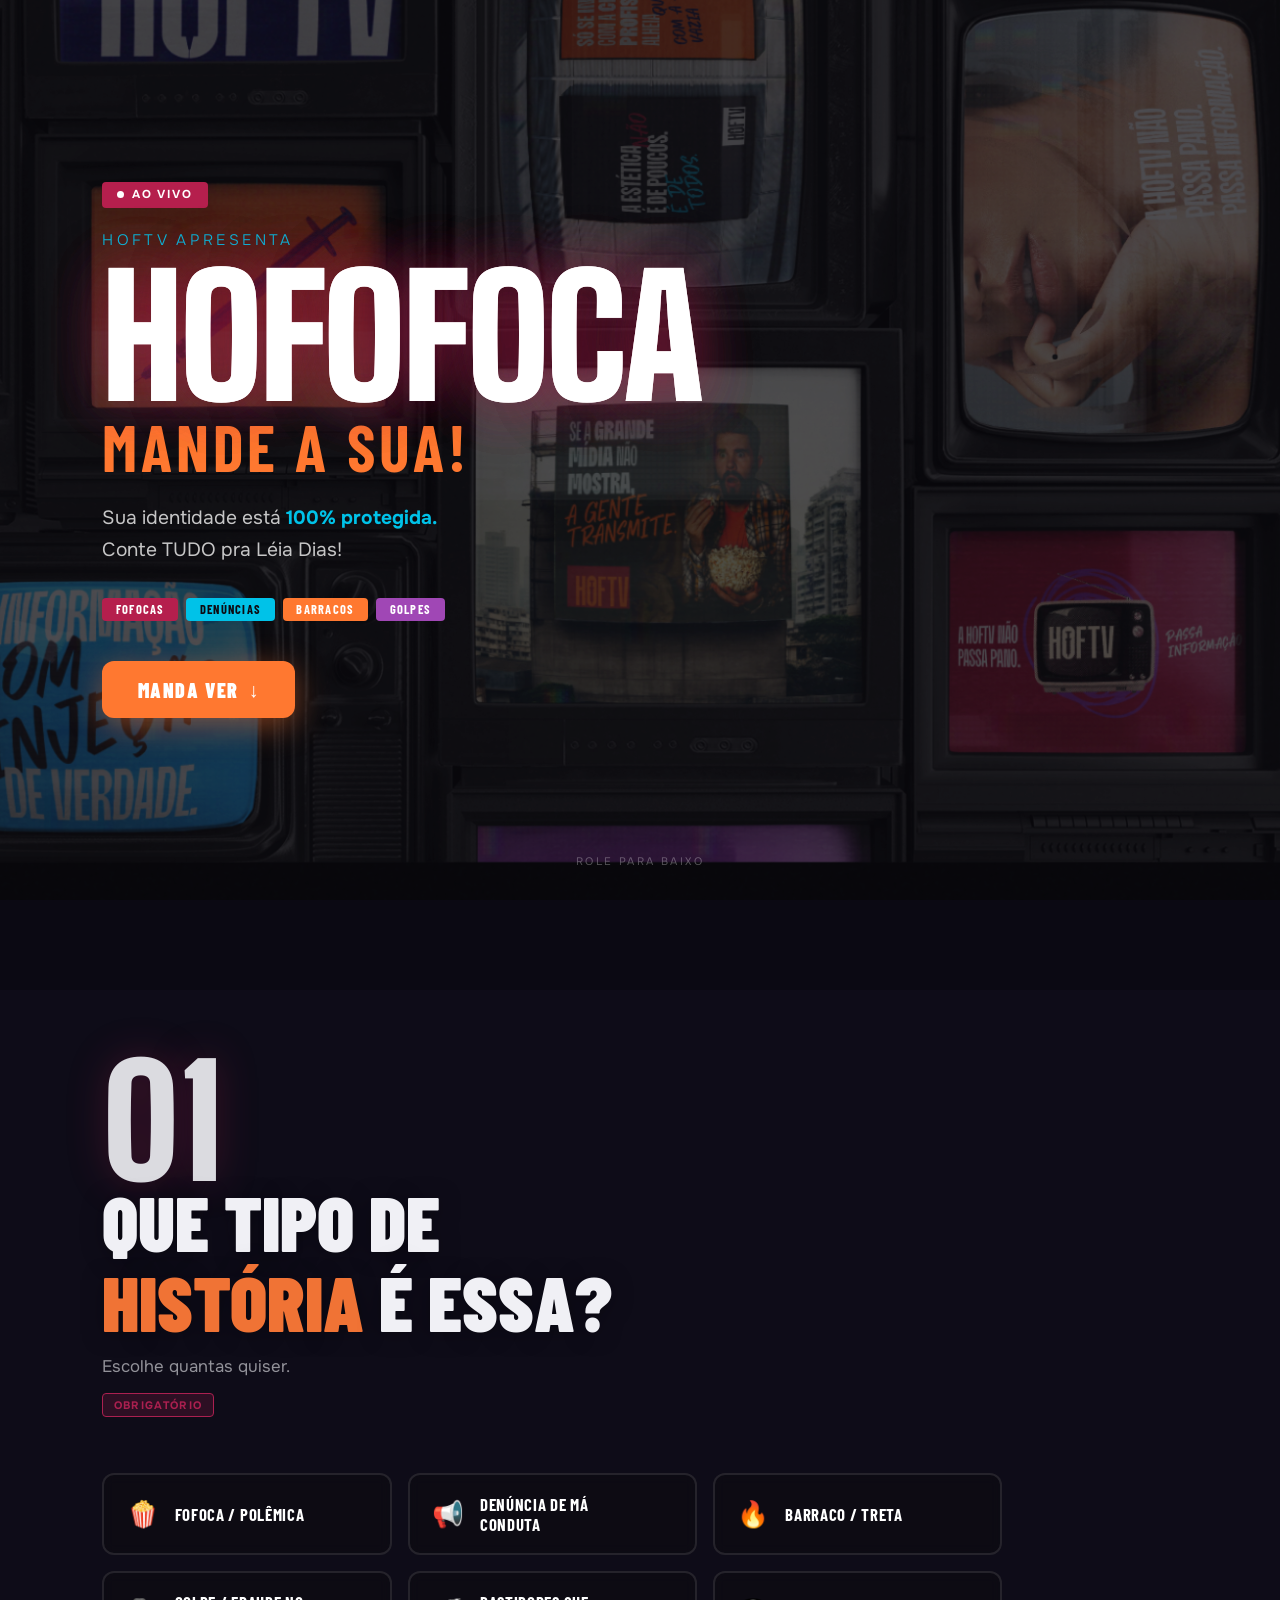
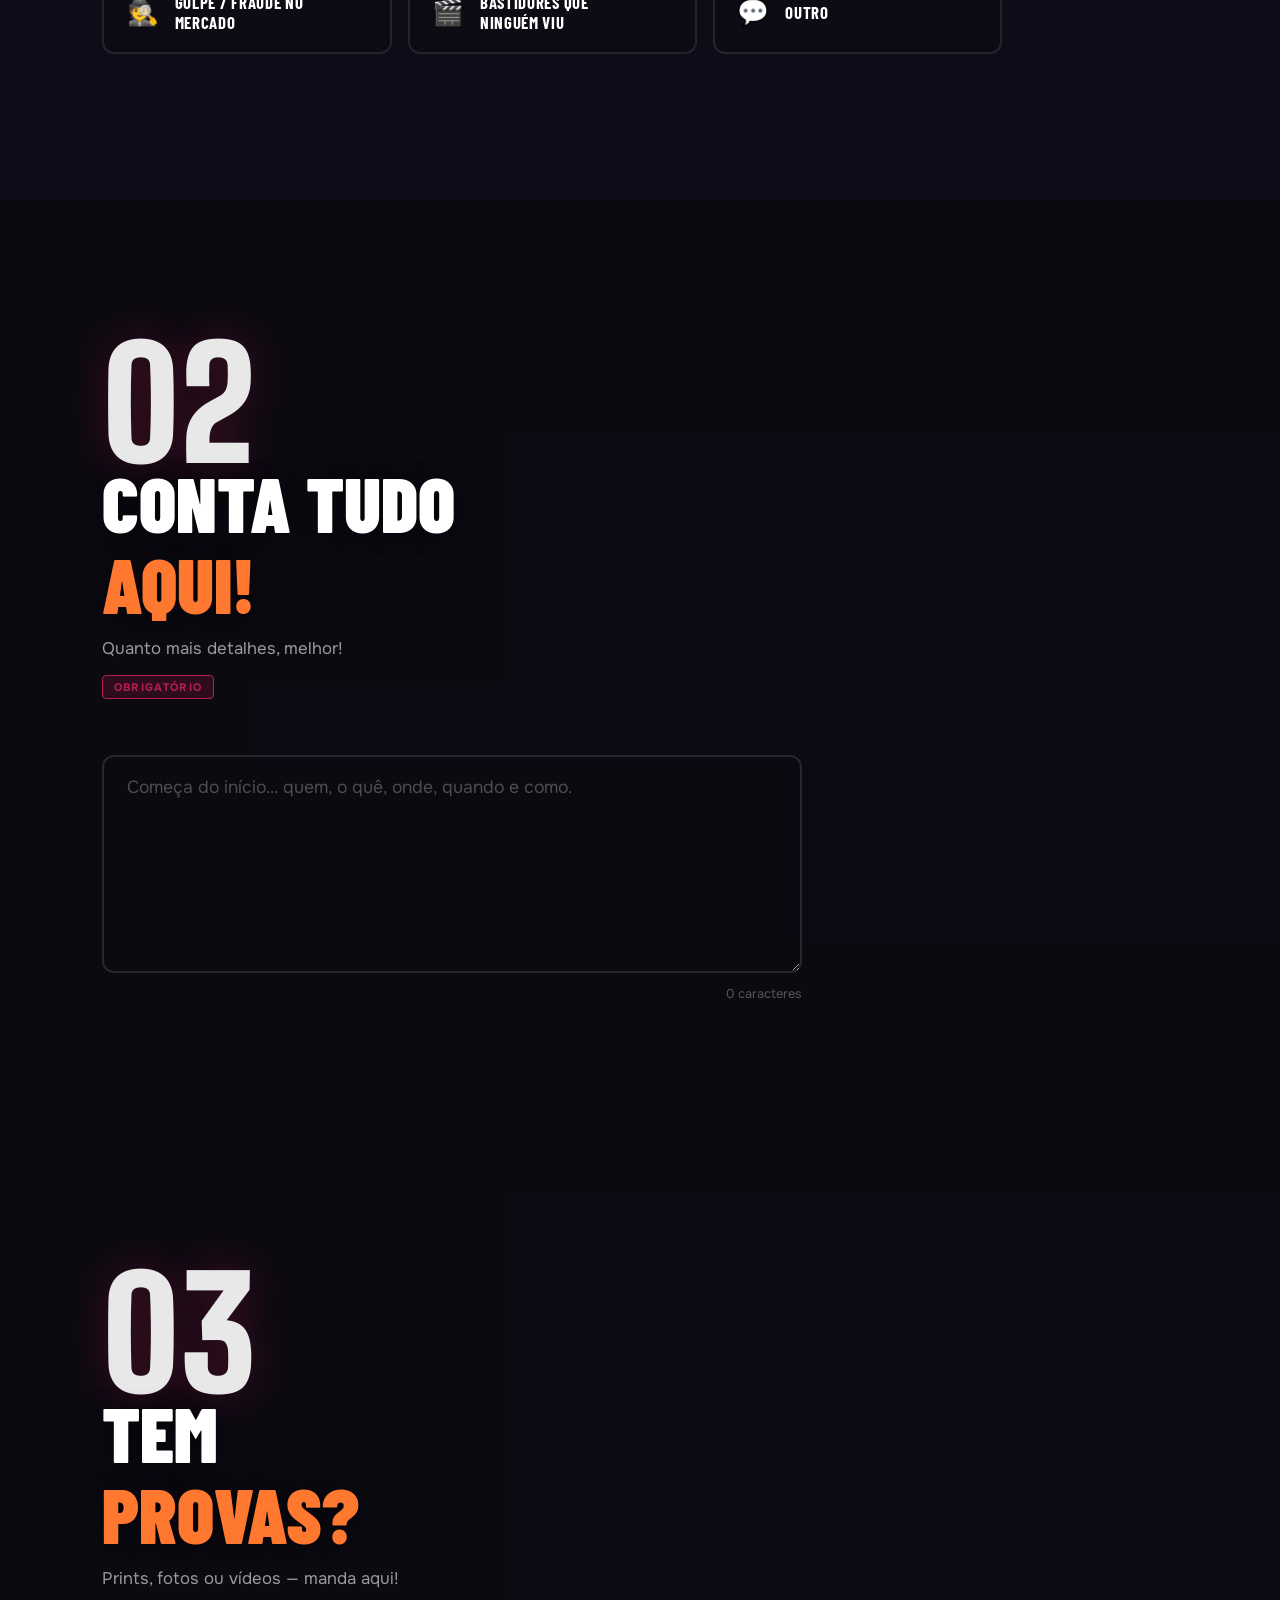
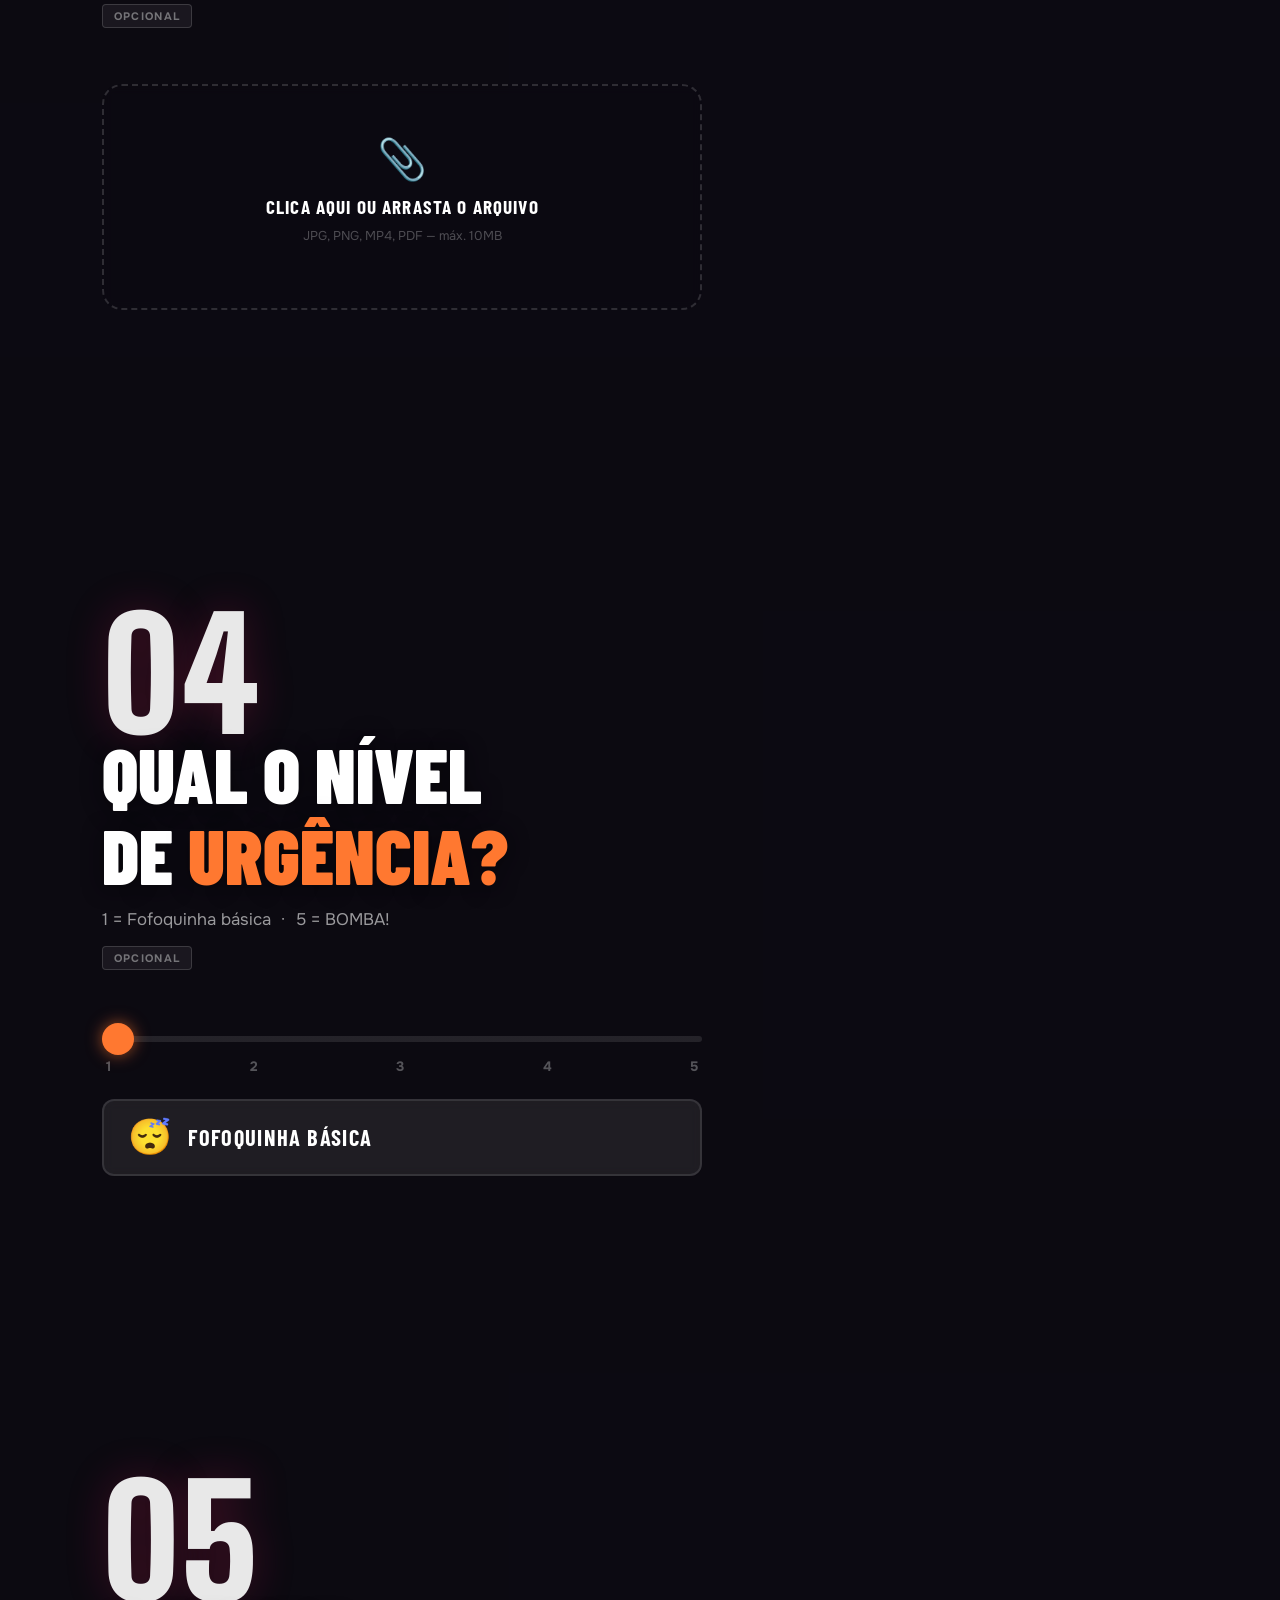
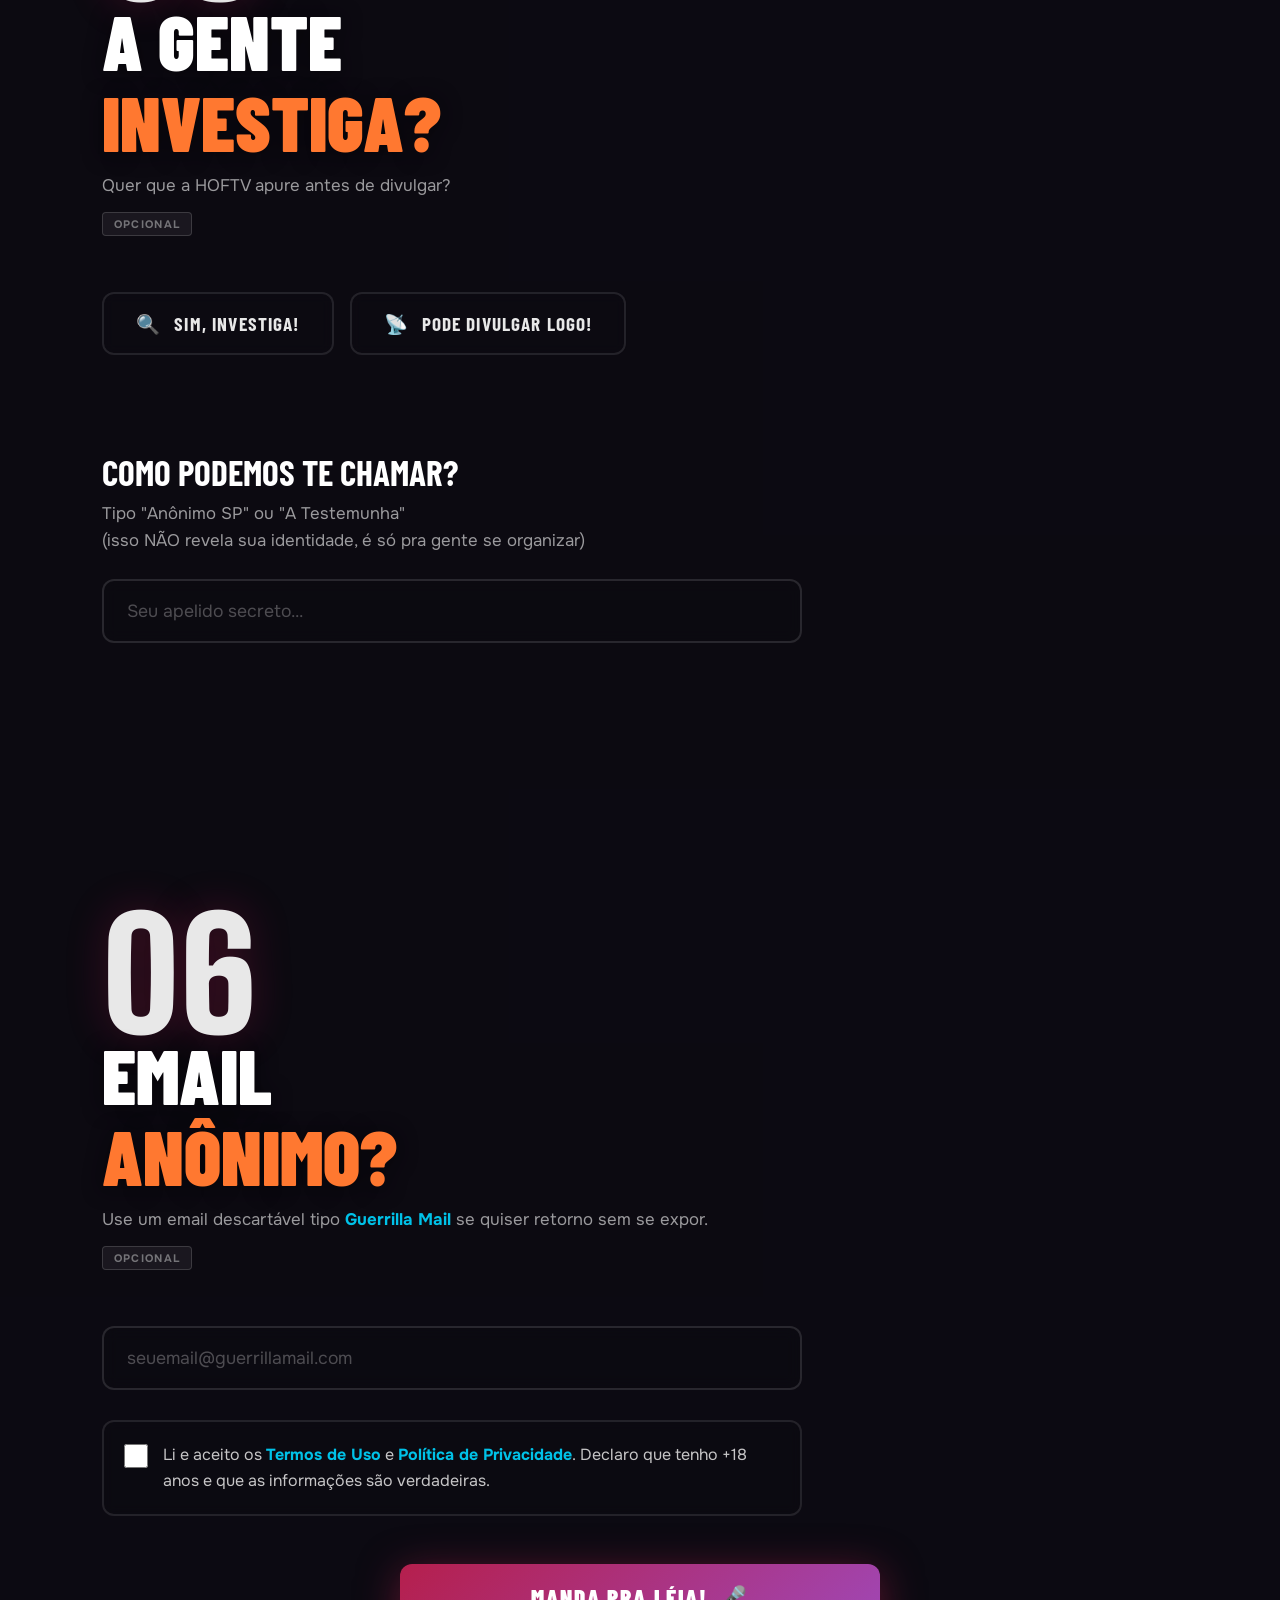
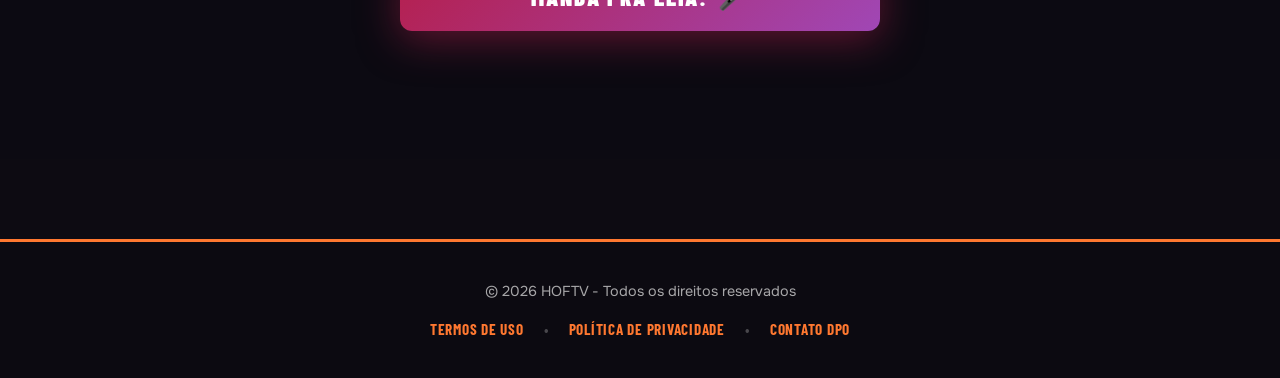
<file: index.html>
<!DOCTYPE html>
<html lang="pt-BR">

<head>
  <meta charset="UTF-8" />
  <meta name="viewport" content="width=device-width, initial-scale=1.0" />
  <title>HOFOFOCA</title>
  <link rel="icon" href="assets/icon.png">
  <link rel="preconnect" href="https://fonts.googleapis.com" />
  <link rel="preconnect" href="https://fonts.gstatic.com" crossorigin />
  <link href="https://fonts.googleapis.com/css2?family=Onest:wght@300;400;500;700;900&family=Barlow+Condensed:wght@400;600;700;900&family=Big+Shoulders+Display:wght@700;900&display=swap" rel="stylesheet" />
  <link rel="stylesheet" href="style.css" />
</head>

<body>
  <!--<div class="legal-banner" id="legalBanner">
    <div class="legal-banner__content">
      <p>
        🔒 Sua identidade está protegida. Ao usar este formulário, você concorda com nossos
        <a href="/termos-de-uso.html" target="_blank" rel="noopener">Termos de Uso</a> e
        <a href="/politica-privacidade.html" target="_blank" rel="noopener">Política de Privacidade</a>.
      </p>
      <button class="legal-banner__close" id="closeBanner" aria-label="Fechar aviso">✕</button>
    </div>
  </div>-->

  <!-- PARALLAX BG -->
  <div class="parallax-bg" id="parallaxBg"></div>
  <div class="noise-overlay"></div>

  <section class="section section--hero" id="hero">
    <div class="hero__inner">
      <div class="hero__badge">
        <span class="badge__dot"></span> AO VIVO
      </div>
      <p class="hero__eyebrow">HOFTV apresenta</p>
      <h1 class="hero__title">
        <span class="glitch" data-text="HOFOFOCA">HOFOFOCA</span>
        <em>Mande a Sua!</em>
      </h1>
      <p class="hero__desc">
        Sua identidade está <strong>100% protegida.</strong><br />
        Conte TUDO pra Léia Dias!
      </p>
      <div class="hero__tags">
        <span class="tag tag--magenta">Fofocas</span>
        <span class="tag tag--cyan">Denúncias</span>
        <span class="tag tag--orange">Barracos</span>
        <span class="tag tag--purple">Golpes</span>
      </div>
      <a href="#step-1" class="btn btn--primary scroll-cta">
        Manda Ver <span class="arrow">↓</span>
      </a>
    </div>
    <div class="scroll-hint">role para baixo</div>
  </section>

  <main class="form-wrapper">
    <form id="hofofocaForm" method="POST" novalidate>

      <section class="section section--step" id="step-1" data-step="1">
        <div class="step__accent" style="--c: var(--azul)"></div>
        <div class="step__header">
          <span class="step__number">01</span>
          <h2 class="step__title">Que tipo de<br /><em>história</em> é essa?</h2>
          <p class="step__hint">Escolhe quantas quiser.</p>
          <span class="badge-required">obrigatório</span>
        </div>
        <div class="checkbox-grid">
          <label class="checkbox-card" style="--c: var(--magenta)">
            <input type="checkbox" name="tipo[]" value="Fofoca/Polêmica" />
            <span class="cc__icon">🍿</span>
            <span class="cc__label">Fofoca / Polêmica</span>
            <span class="cc__check">✓</span>
          </label>
          <label class="checkbox-card" style="--c: var(--laranja)">
            <input type="checkbox" name="tipo[]" value="Denúncia" />
            <span class="cc__icon">📢</span>
            <span class="cc__label">Denúncia de má conduta</span>
            <span class="cc__check">✓</span>
          </label>
          <label class="checkbox-card" style="--c: var(--cyan)">
            <input type="checkbox" name="tipo[]" value="Barraco/Treta" />
            <span class="cc__icon">🔥</span>
            <span class="cc__label">Barraco / Treta</span>
            <span class="cc__check">✓</span>
          </label>
          <label class="checkbox-card" style="--c: var(--purple)">
            <input type="checkbox" name="tipo[]" value="Golpe/Fraude" />
            <span class="cc__icon">🕵️</span>
            <span class="cc__label">Golpe / Fraude no Mercado</span>
            <span class="cc__check">✓</span>
          </label>
          <label class="checkbox-card" style="--c: var(--azul)">
            <input type="checkbox" name="tipo[]" value="Bastidores" />
            <span class="cc__icon">🎬</span>
            <span class="cc__label">Bastidores que ninguém viu</span>
            <span class="cc__check">✓</span>
          </label>
          <label class="checkbox-card" style="--c: #888">
            <input type="checkbox" name="tipo[]" value="Outro" />
            <span class="cc__icon">💬</span>
            <span class="cc__label">Outro</span>
            <span class="cc__check">✓</span>
          </label>
        </div>
        <p class="field-error hidden" id="error-tipo">⚠️ Seleciona pelo menos um tipo!</p>
      </section>

      <section class="section section--step section--dark" id="step-2" data-step="2">
        <div class="step__header">
          <span class="step__number">02</span>
          <h2 class="step__title">Conta TUDO<br /><em>aqui!</em></h2>
          <p class="step__hint">Quanto mais detalhes, melhor!</p>
          <span class="badge-required">obrigatório</span>
        </div>
        <div class="field-wrap">
          <textarea id="historia" name="historia" class="textarea" placeholder="Começa do início… quem, o quê, onde, quando e como." rows="8" required minlength="30"></textarea>
          <div class="textarea__counter"><span id="charCount">0</span> caracteres</div>
        </div>
        <p class="field-error hidden" id="error-historia">⚠️ Conta a história primeiro!</p>
      </section>

      <section class="section section--step" id="step-3" data-step="3">
        <div class="step__accent" style="--c: /*var(--magenta)*/"></div>
        <div class="step__header">
          <span class="step__number">03</span>
          <h2 class="step__title">Tem<br /><em>provas?</em></h2>
          <p class="step__hint">Prints, fotos ou vídeos — manda aqui!</p>
          <span class="badge-opcional">opcional</span>
        </div>
        <div class="upload-zone" id="uploadZone">
          <input type="file" id="provas" name="provas" class="upload-input" accept="image/*,video/*,.pdf" multiple />
          <label for="provas" class="upload-label">
            <span class="upload-icon">📎</span>
            <span class="upload-text">Clica aqui ou arrasta o arquivo</span>
            <span class="upload-formats">JPG, PNG, MP4, PDF — máx. 10MB</span>
          </label>
          <div class="upload-preview" id="uploadPreview"></div>
        </div>
      </section>

      <section class="section section--step section--dark" id="step-4" data-step="4">
        <div class="step__header">
          <span class="step__number">04</span>
          <h2 class="step__title">Qual o nível<br />de <em>urgência?</em></h2>
          <p class="step__hint">1 = Fofoquinha básica &nbsp;·&nbsp; 5 = BOMBA!</p>
          <span class="badge-opcional">opcional</span>
        </div>
        <div class="urgency-scale">
          <div class="urgency-track">
            <input type="range" id="urgencia" name="urgencia" class="urgency-slider" min="1" max="5" value="1" step="1" />
            <div class="urgency-labels"><span>1</span><span>2</span><span>3</span><span>4</span><span>5</span></div>
          </div>
          <div class="urgency-display" id="urgencyDisplay">
            <span class="urgency-emoji" id="urgencyEmoji">😴</span>
            <span class="urgency-text" id="urgencyText">Fofoquinha básica</span>
          </div>
        </div>
      </section>

      <section class="section section--step" id="step-5" data-step="5">
        <div class="step__accent" style="--c: /*var(--cyan)*/"></div>
        <div class="step__header">
          <span class="step__number">05</span>
          <h2 class="step__title">A gente<br /><em>investiga?</em></h2>
          <p class="step__hint">Quer que a HOFTV apure antes de divulgar?</p>
          <span class="badge-opcional">opcional</span>
        </div>
        <div class="toggle-group">
          <label class="toggle-card">
            <input type="radio" name="investigar" value="sim" />
            <span class="toggle-card__label"><span>🔍</span> Sim, investiga!</span>
          </label>
          <label class="toggle-card">
            <input type="radio" name="investigar" value="nao" />
            <span class="toggle-card__label"><span>📡</span> Pode divulgar logo!</span>
          </label>
        </div>
        <div class="step__sub">
          <h3 class="step__subtitle">Como podemos te chamar?</h3>
          <p class="step__hint">Tipo "Anônimo SP" ou "A Testemunha" <br> (isso NÃO revela sua identidade, é só pra gente se organizar)</p>
        </div>
        <div class="field-wrap">
          <input type="text" id="apelido" name="apelido" class="input" placeholder="Seu apelido secreto..." maxlength="40" />
        </div>
      </section>

      <section class="section section--step section--dark" id="step-6" data-step="6">
        <div class="step__header">
          <span class="step__number">06</span>
          <h2 class="step__title">Email<br /><em>anônimo?</em></h2>
          <p class="step__hint">Use um email descartável tipo <strong>Guerrilla Mail</strong> se quiser retorno sem se expor.</p>
          <span class="badge-opcional">opcional</span>
        </div>
        <div class="field-wrap">
          <input type="email" id="email" name="email" class="input" placeholder="seuemail@guerrillamail.com" />
        </div>
        <div class="consent-wrap">
          <label class="consent-inline">
            <input type="checkbox" id="terms-consent" required>
            <span class="consent-text">
              Li e aceito os
              <a href="/termos-de-uso.html" target="_blank" rel="noopener">Termos de Uso</a> e
              <a href="/politica-privacidade.html" target="_blank" rel="noopener">Política de Privacidade</a>.
              Declaro que tenho +18 anos e que as informações são verdadeiras.
            </span>
          </label>
          <p class="consent-error hidden" id="consent-error">
            ⚠️ Você precisa aceitar os termos para continuar
          </p>
        </div>
        <div class="submit-wrap">
          <button type="submit" class="btn btn--submit" id="submitBtn">
            <span class="btn__text">Manda pra Léia!</span>
            <span class="btn__icon">🎤</span>
            <div class="btn__loader hidden" id="btnLoader"></div>
          </button>
        </div>
      </section>

    </form>
  </main>

  <!--Confirmação após o de envio-->
  <div class="confirmation hidden" id="confirmation">
    <div class="confirmation__inner">
      <h2 class="confirmation__title glitch" data-text="RECEBEMOS!">RECEBEMOS!</h2>
      <p class="confirmation__text">A Léia já tá sabendo de tudo. Em breve essa história pode rolar no <strong>HOFOFOCA!</strong></p>
      <p class="confirmation__sub">Fica de olho na <strong>HOFTV 👀</strong></p>
      <button class="btn btn--primary" onclick="resetForm()">Mandar mais uma!</button>
    </div>
  </div>
  <footer class="legal-footer">
    <div class="footer-content">
      <p>© 2026 HOFTV - Todos os direitos reservados</p>
      <nav class="footer-links">
        <a href="termos-de-uso.html" target="_blank">Termos de Uso</a>
        <span>•</span>
        <a href="politica-privacidade.html" target="_blank">Política de Privacidade</a>
        <span>•</span>
        <a href="mailto:privacidade@hoftv.com.br">Contato DPO</a>
      </nav>
    </div>
  </footer>
  <script src="script.js"></script>
</body>

</html>
</file>
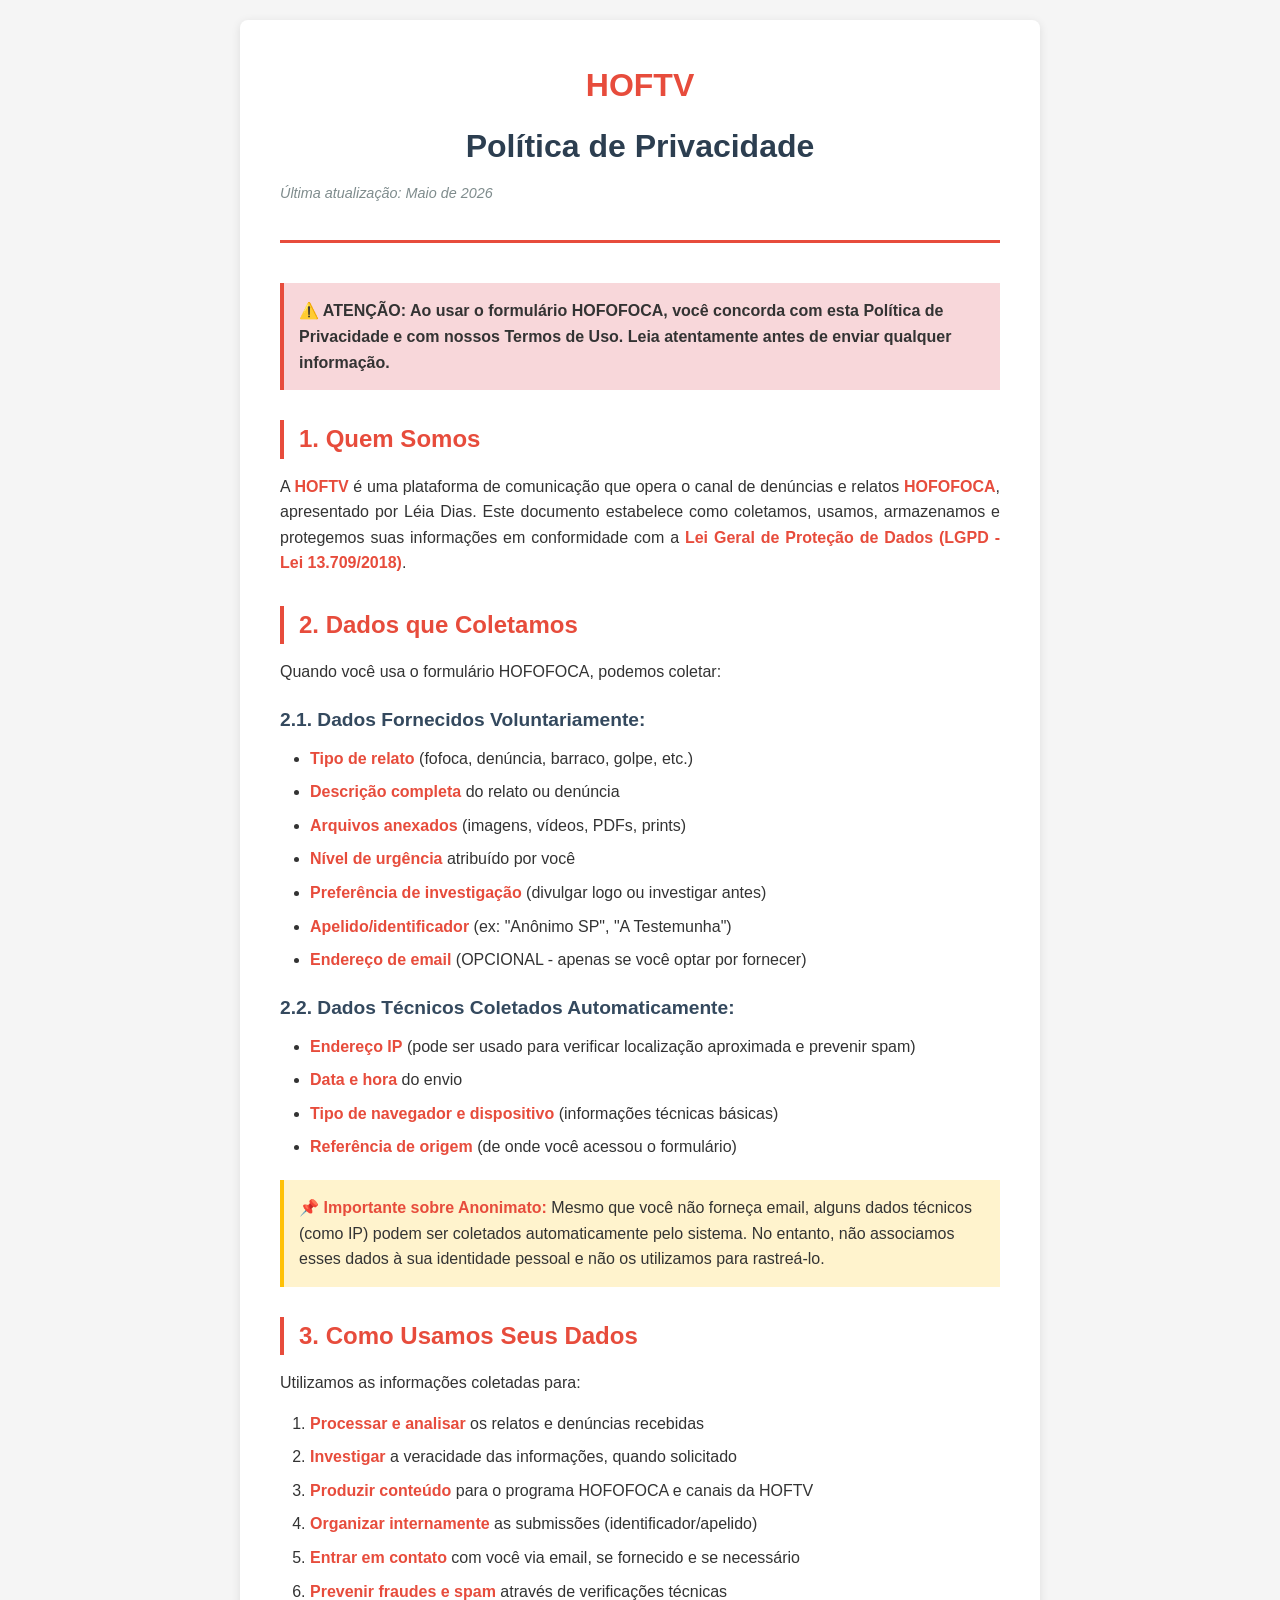
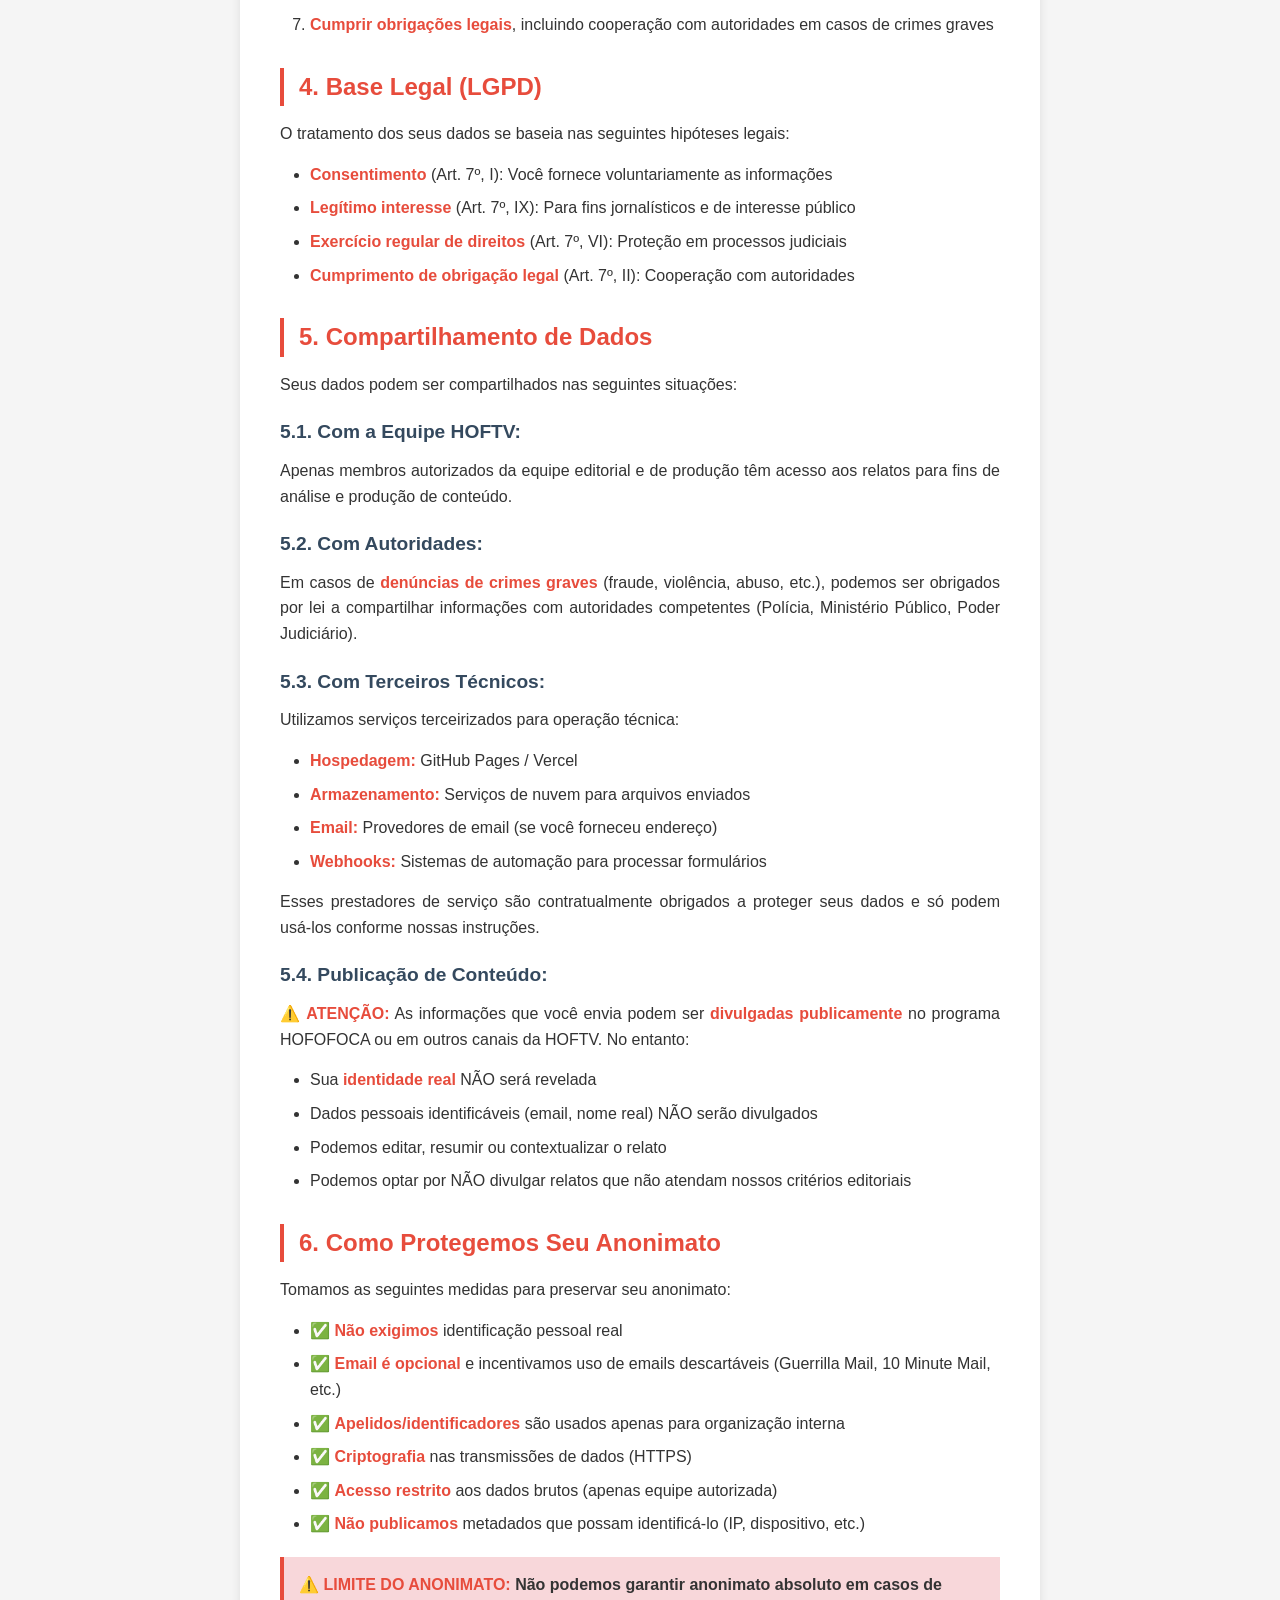
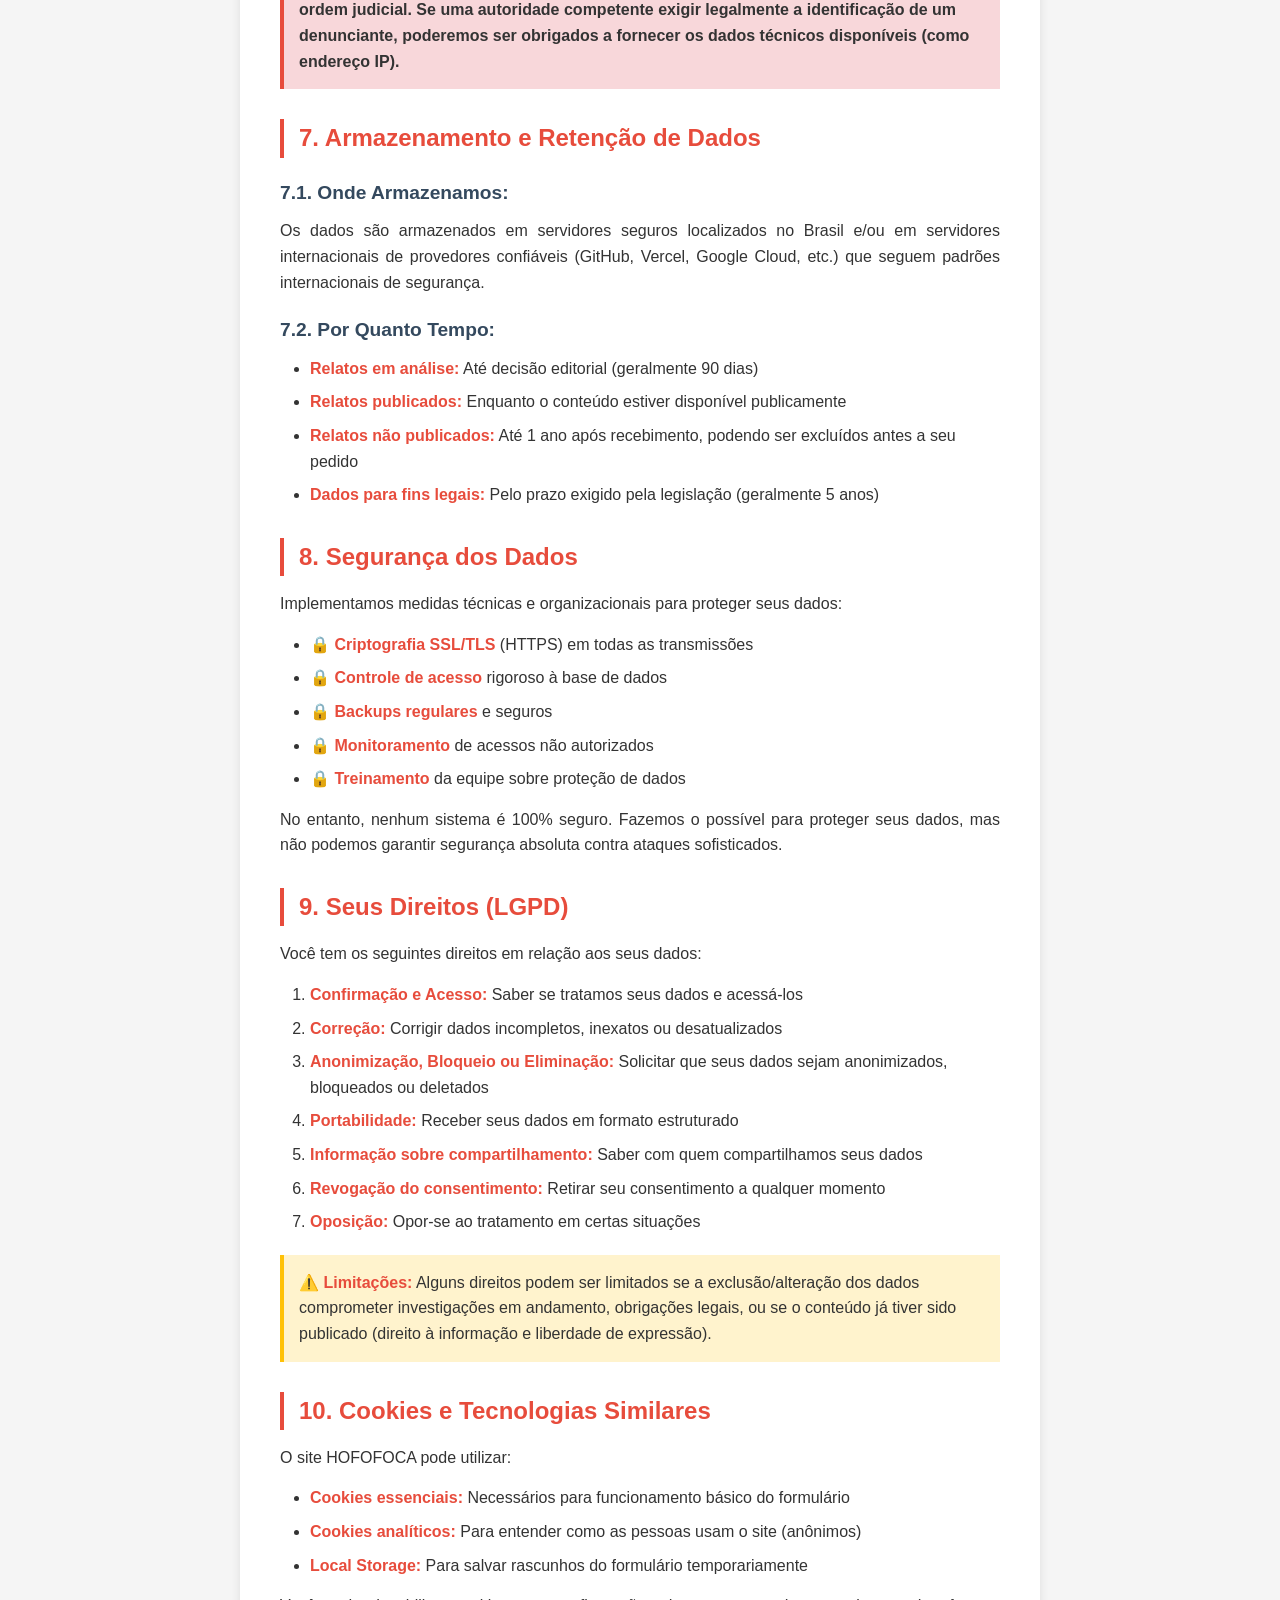
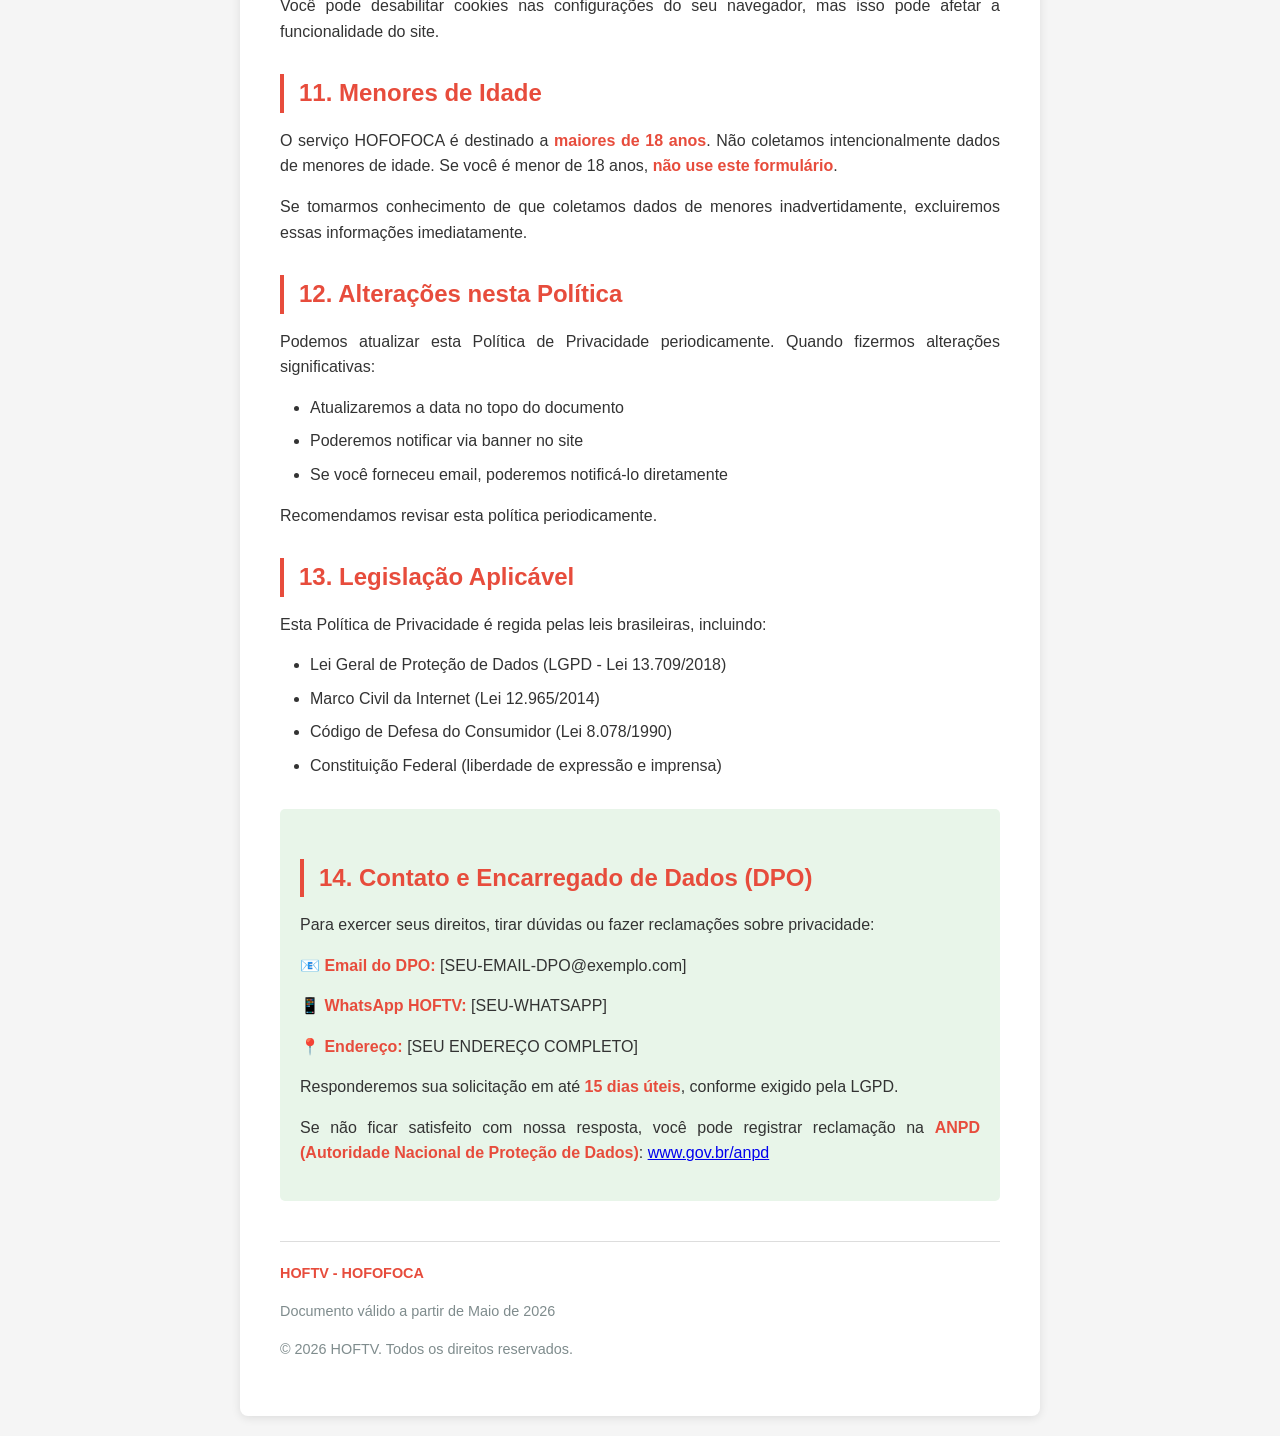
<file: politica-privacidade.html>
<!DOCTYPE html>
<html lang="pt-BR">
<head>
    <meta charset="UTF-8">
    <meta name="viewport" content="width=device-width, initial-scale=1.0">
    <title>Política de Privacidade - HOFOFOCA</title>
    <style>
        * {
            margin: 0;
            padding: 0;
            box-sizing: border-box;
        }
        
        body {
            font-family: -apple-system, BlinkMacSystemFont, 'Segoe UI', Roboto, Oxygen, Ubuntu, Cantarell, sans-serif;
            line-height: 1.6;
            color: #333;
            background: #f5f5f5;
            padding: 20px;
        }
        
        .container {
            max-width: 800px;
            margin: 0 auto;
            background: white;
            padding: 40px;
            border-radius: 8px;
            box-shadow: 0 2px 10px rgba(0,0,0,0.1);
        }
        
        .header {
            text-align: center;
            margin-bottom: 40px;
            padding-bottom: 20px;
            border-bottom: 3px solid #e74c3c;
        }
        
        .logo {
            font-size: 2em;
            font-weight: bold;
            color: #e74c3c;
            margin-bottom: 10px;
        }
        
        h1 {
            color: #2c3e50;
            margin-bottom: 10px;
            font-size: 2em;
        }
        
        .update-date {
            color: #7f8c8d;
            font-size: 0.9em;
            font-style: italic;
        }
        
        h2 {
            color: #e74c3c;
            margin-top: 30px;
            margin-bottom: 15px;
            font-size: 1.5em;
            border-left: 4px solid #e74c3c;
            padding-left: 15px;
        }
        
        h3 {
            color: #34495e;
            margin-top: 20px;
            margin-bottom: 10px;
            font-size: 1.2em;
        }
        
        p {
            margin-bottom: 15px;
            text-align: justify;
        }
        
        ul, ol {
            margin-left: 30px;
            margin-bottom: 15px;
        }
        
        li {
            margin-bottom: 8px;
        }
        
        .highlight {
            background: #fff3cd;
            padding: 15px;
            border-left: 4px solid #ffc107;
            margin: 20px 0;
        }
        
        .important {
            background: #f8d7da;
            padding: 15px;
            border-left: 4px solid #e74c3c;
            margin: 20px 0;
            font-weight: bold;
        }
        
        .contact-box {
            background: #e8f5e9;
            padding: 20px;
            border-radius: 5px;
            margin-top: 30px;
        }
        
        .footer {
            text-align: center;
            margin-top: 40px;
            padding-top: 20px;
            border-top: 1px solid #ddd;
            color: #7f8c8d;
            font-size: 0.9em;
        }
        
        strong {
            color: #e74c3c;
        }
        
        @media (max-width: 600px) {
            .container {
                padding: 20px;
            }
            
            h1 {
                font-size: 1.5em;
            }
            
            h2 {
                font-size: 1.3em;
            }
        }
    </style>
</head>
<body>
    <div class="container">
        <div class="header">
            <div class="logo">HOFTV</div>
            <h1>Política de Privacidade</h1>
            <p class="update-date">Última atualização: Maio de 2026</p>
        </div>

        <div class="important">
            ⚠️ ATENÇÃO: Ao usar o formulário HOFOFOCA, você concorda com esta Política de Privacidade e com nossos Termos de Uso. Leia atentamente antes de enviar qualquer informação.
        </div>

        <h2>1. Quem Somos</h2>
        <p>A <strong>HOFTV</strong> é uma plataforma de comunicação que opera o canal de denúncias e relatos <strong>HOFOFOCA</strong>, apresentado por Léia Dias. Este documento estabelece como coletamos, usamos, armazenamos e protegemos suas informações em conformidade com a <strong>Lei Geral de Proteção de Dados (LGPD - Lei 13.709/2018)</strong>.</p>

        <h2>2. Dados que Coletamos</h2>
        <p>Quando você usa o formulário HOFOFOCA, podemos coletar:</p>
        
        <h3>2.1. Dados Fornecidos Voluntariamente:</h3>
        <ul>
            <li><strong>Tipo de relato</strong> (fofoca, denúncia, barraco, golpe, etc.)</li>
            <li><strong>Descrição completa</strong> do relato ou denúncia</li>
            <li><strong>Arquivos anexados</strong> (imagens, vídeos, PDFs, prints)</li>
            <li><strong>Nível de urgência</strong> atribuído por você</li>
            <li><strong>Preferência de investigação</strong> (divulgar logo ou investigar antes)</li>
            <li><strong>Apelido/identificador</strong> (ex: "Anônimo SP", "A Testemunha")</li>
            <li><strong>Endereço de email</strong> (OPCIONAL - apenas se você optar por fornecer)</li>
        </ul>

        <h3>2.2. Dados Técnicos Coletados Automaticamente:</h3>
        <ul>
            <li><strong>Endereço IP</strong> (pode ser usado para verificar localização aproximada e prevenir spam)</li>
            <li><strong>Data e hora</strong> do envio</li>
            <li><strong>Tipo de navegador e dispositivo</strong> (informações técnicas básicas)</li>
            <li><strong>Referência de origem</strong> (de onde você acessou o formulário)</li>
        </ul>

        <div class="highlight">
            📌 <strong>Importante sobre Anonimato:</strong> Mesmo que você não forneça email, alguns dados técnicos (como IP) podem ser coletados automaticamente pelo sistema. No entanto, não associamos esses dados à sua identidade pessoal e não os utilizamos para rastreá-lo.
        </div>

        <h2>3. Como Usamos Seus Dados</h2>
        <p>Utilizamos as informações coletadas para:</p>
        <ol>
            <li><strong>Processar e analisar</strong> os relatos e denúncias recebidas</li>
            <li><strong>Investigar</strong> a veracidade das informações, quando solicitado</li>
            <li><strong>Produzir conteúdo</strong> para o programa HOFOFOCA e canais da HOFTV</li>
            <li><strong>Organizar internamente</strong> as submissões (identificador/apelido)</li>
            <li><strong>Entrar em contato</strong> com você via email, se fornecido e se necessário</li>
            <li><strong>Prevenir fraudes e spam</strong> através de verificações técnicas</li>
            <li><strong>Cumprir obrigações legais</strong>, incluindo cooperação com autoridades em casos de crimes graves</li>
        </ol>

        <h2>4. Base Legal (LGPD)</h2>
        <p>O tratamento dos seus dados se baseia nas seguintes hipóteses legais:</p>
        <ul>
            <li><strong>Consentimento</strong> (Art. 7º, I): Você fornece voluntariamente as informações</li>
            <li><strong>Legítimo interesse</strong> (Art. 7º, IX): Para fins jornalísticos e de interesse público</li>
            <li><strong>Exercício regular de direitos</strong> (Art. 7º, VI): Proteção em processos judiciais</li>
            <li><strong>Cumprimento de obrigação legal</strong> (Art. 7º, II): Cooperação com autoridades</li>
        </ul>

        <h2>5. Compartilhamento de Dados</h2>
        <p>Seus dados podem ser compartilhados nas seguintes situações:</p>

        <h3>5.1. Com a Equipe HOFTV:</h3>
        <p>Apenas membros autorizados da equipe editorial e de produção têm acesso aos relatos para fins de análise e produção de conteúdo.</p>

        <h3>5.2. Com Autoridades:</h3>
        <p>Em casos de <strong>denúncias de crimes graves</strong> (fraude, violência, abuso, etc.), podemos ser obrigados por lei a compartilhar informações com autoridades competentes (Polícia, Ministério Público, Poder Judiciário).</p>

        <h3>5.3. Com Terceiros Técnicos:</h3>
        <p>Utilizamos serviços terceirizados para operação técnica:</p>
        <ul>
            <li><strong>Hospedagem:</strong> GitHub Pages / Vercel</li>
            <li><strong>Armazenamento:</strong> Serviços de nuvem para arquivos enviados</li>
            <li><strong>Email:</strong> Provedores de email (se você forneceu endereço)</li>
            <li><strong>Webhooks:</strong> Sistemas de automação para processar formulários</li>
        </ul>
        <p>Esses prestadores de serviço são contratualmente obrigados a proteger seus dados e só podem usá-los conforme nossas instruções.</p>

        <h3>5.4. Publicação de Conteúdo:</h3>
        <p><strong>⚠️ ATENÇÃO:</strong> As informações que você envia podem ser <strong>divulgadas publicamente</strong> no programa HOFOFOCA ou em outros canais da HOFTV. No entanto:</p>
        <ul>
            <li>Sua <strong>identidade real</strong> NÃO será revelada</li>
            <li>Dados pessoais identificáveis (email, nome real) NÃO serão divulgados</li>
            <li>Podemos editar, resumir ou contextualizar o relato</li>
            <li>Podemos optar por NÃO divulgar relatos que não atendam nossos critérios editoriais</li>
        </ul>

        <h2>6. Como Protegemos Seu Anonimato</h2>
        <p>Tomamos as seguintes medidas para preservar seu anonimato:</p>
        <ul>
            <li>✅ <strong>Não exigimos</strong> identificação pessoal real</li>
            <li>✅ <strong>Email é opcional</strong> e incentivamos uso de emails descartáveis (Guerrilla Mail, 10 Minute Mail, etc.)</li>
            <li>✅ <strong>Apelidos/identificadores</strong> são usados apenas para organização interna</li>
            <li>✅ <strong>Criptografia</strong> nas transmissões de dados (HTTPS)</li>
            <li>✅ <strong>Acesso restrito</strong> aos dados brutos (apenas equipe autorizada)</li>
            <li>✅ <strong>Não publicamos</strong> metadados que possam identificá-lo (IP, dispositivo, etc.)</li>
        </ul>

        <div class="important">
            ⚠️ <strong>LIMITE DO ANONIMATO:</strong> Não podemos garantir anonimato absoluto em casos de ordem judicial. Se uma autoridade competente exigir legalmente a identificação de um denunciante, poderemos ser obrigados a fornecer os dados técnicos disponíveis (como endereço IP).
        </div>

        <h2>7. Armazenamento e Retenção de Dados</h2>
        
        <h3>7.1. Onde Armazenamos:</h3>
        <p>Os dados são armazenados em servidores seguros localizados no Brasil e/ou em servidores internacionais de provedores confiáveis (GitHub, Vercel, Google Cloud, etc.) que seguem padrões internacionais de segurança.</p>

        <h3>7.2. Por Quanto Tempo:</h3>
        <ul>
            <li><strong>Relatos em análise:</strong> Até decisão editorial (geralmente 90 dias)</li>
            <li><strong>Relatos publicados:</strong> Enquanto o conteúdo estiver disponível publicamente</li>
            <li><strong>Relatos não publicados:</strong> Até 1 ano após recebimento, podendo ser excluídos antes a seu pedido</li>
            <li><strong>Dados para fins legais:</strong> Pelo prazo exigido pela legislação (geralmente 5 anos)</li>
        </ul>

        <h2>8. Segurança dos Dados</h2>
        <p>Implementamos medidas técnicas e organizacionais para proteger seus dados:</p>
        <ul>
            <li>🔒 <strong>Criptografia SSL/TLS</strong> (HTTPS) em todas as transmissões</li>
            <li>🔒 <strong>Controle de acesso</strong> rigoroso à base de dados</li>
            <li>🔒 <strong>Backups regulares</strong> e seguros</li>
            <li>🔒 <strong>Monitoramento</strong> de acessos não autorizados</li>
            <li>🔒 <strong>Treinamento</strong> da equipe sobre proteção de dados</li>
        </ul>

        <p>No entanto, nenhum sistema é 100% seguro. Fazemos o possível para proteger seus dados, mas não podemos garantir segurança absoluta contra ataques sofisticados.</p>

        <h2>9. Seus Direitos (LGPD)</h2>
        <p>Você tem os seguintes direitos em relação aos seus dados:</p>
        <ol>
            <li><strong>Confirmação e Acesso:</strong> Saber se tratamos seus dados e acessá-los</li>
            <li><strong>Correção:</strong> Corrigir dados incompletos, inexatos ou desatualizados</li>
            <li><strong>Anonimização, Bloqueio ou Eliminação:</strong> Solicitar que seus dados sejam anonimizados, bloqueados ou deletados</li>
            <li><strong>Portabilidade:</strong> Receber seus dados em formato estruturado</li>
            <li><strong>Informação sobre compartilhamento:</strong> Saber com quem compartilhamos seus dados</li>
            <li><strong>Revogação do consentimento:</strong> Retirar seu consentimento a qualquer momento</li>
            <li><strong>Oposição:</strong> Opor-se ao tratamento em certas situações</li>
        </ol>

        <div class="highlight">
            ⚠️ <strong>Limitações:</strong> Alguns direitos podem ser limitados se a exclusão/alteração dos dados comprometer investigações em andamento, obrigações legais, ou se o conteúdo já tiver sido publicado (direito à informação e liberdade de expressão).
        </div>

        <h2>10. Cookies e Tecnologias Similares</h2>
        <p>O site HOFOFOCA pode utilizar:</p>
        <ul>
            <li><strong>Cookies essenciais:</strong> Necessários para funcionamento básico do formulário</li>
            <li><strong>Cookies analíticos:</strong> Para entender como as pessoas usam o site (anônimos)</li>
            <li><strong>Local Storage:</strong> Para salvar rascunhos do formulário temporariamente</li>
        </ul>
        <p>Você pode desabilitar cookies nas configurações do seu navegador, mas isso pode afetar a funcionalidade do site.</p>

        <h2>11. Menores de Idade</h2>
        <p>O serviço HOFOFOCA é destinado a <strong>maiores de 18 anos</strong>. Não coletamos intencionalmente dados de menores de idade. Se você é menor de 18 anos, <strong>não use este formulário</strong>.</p>
        <p>Se tomarmos conhecimento de que coletamos dados de menores inadvertidamente, excluiremos essas informações imediatamente.</p>

        <h2>12. Alterações nesta Política</h2>
        <p>Podemos atualizar esta Política de Privacidade periodicamente. Quando fizermos alterações significativas:</p>
        <ul>
            <li>Atualizaremos a data no topo do documento</li>
            <li>Poderemos notificar via banner no site</li>
            <li>Se você forneceu email, poderemos notificá-lo diretamente</li>
        </ul>
        <p>Recomendamos revisar esta política periodicamente.</p>

        <h2>13. Legislação Aplicável</h2>
        <p>Esta Política de Privacidade é regida pelas leis brasileiras, incluindo:</p>
        <ul>
            <li>Lei Geral de Proteção de Dados (LGPD - Lei 13.709/2018)</li>
            <li>Marco Civil da Internet (Lei 12.965/2014)</li>
            <li>Código de Defesa do Consumidor (Lei 8.078/1990)</li>
            <li>Constituição Federal (liberdade de expressão e imprensa)</li>
        </ul>

        <div class="contact-box">
            <h2>14. Contato e Encarregado de Dados (DPO)</h2>
            <p>Para exercer seus direitos, tirar dúvidas ou fazer reclamações sobre privacidade:</p>
            <p><strong>📧 Email do DPO:</strong> [SEU-EMAIL-DPO@exemplo.com]</p>
            <p><strong>📱 WhatsApp HOFTV:</strong> [SEU-WHATSAPP]</p>
            <p><strong>📍 Endereço:</strong> [SEU ENDEREÇO COMPLETO]</p>
            <p>Responderemos sua solicitação em até <strong>15 dias úteis</strong>, conforme exigido pela LGPD.</p>
            <p>Se não ficar satisfeito com nossa resposta, você pode registrar reclamação na <strong>ANPD (Autoridade Nacional de Proteção de Dados)</strong>: <a href="https://www.gov.br/anpd" target="_blank">www.gov.br/anpd</a></p>
        </div>

        <div class="footer">
            <p><strong>HOFTV - HOFOFOCA</strong></p>
            <p>Documento válido a partir de Maio de 2026</p>
            <p>© 2026 HOFTV. Todos os direitos reservados.</p>
        </div>
    </div>
</body>
</html>
</file>
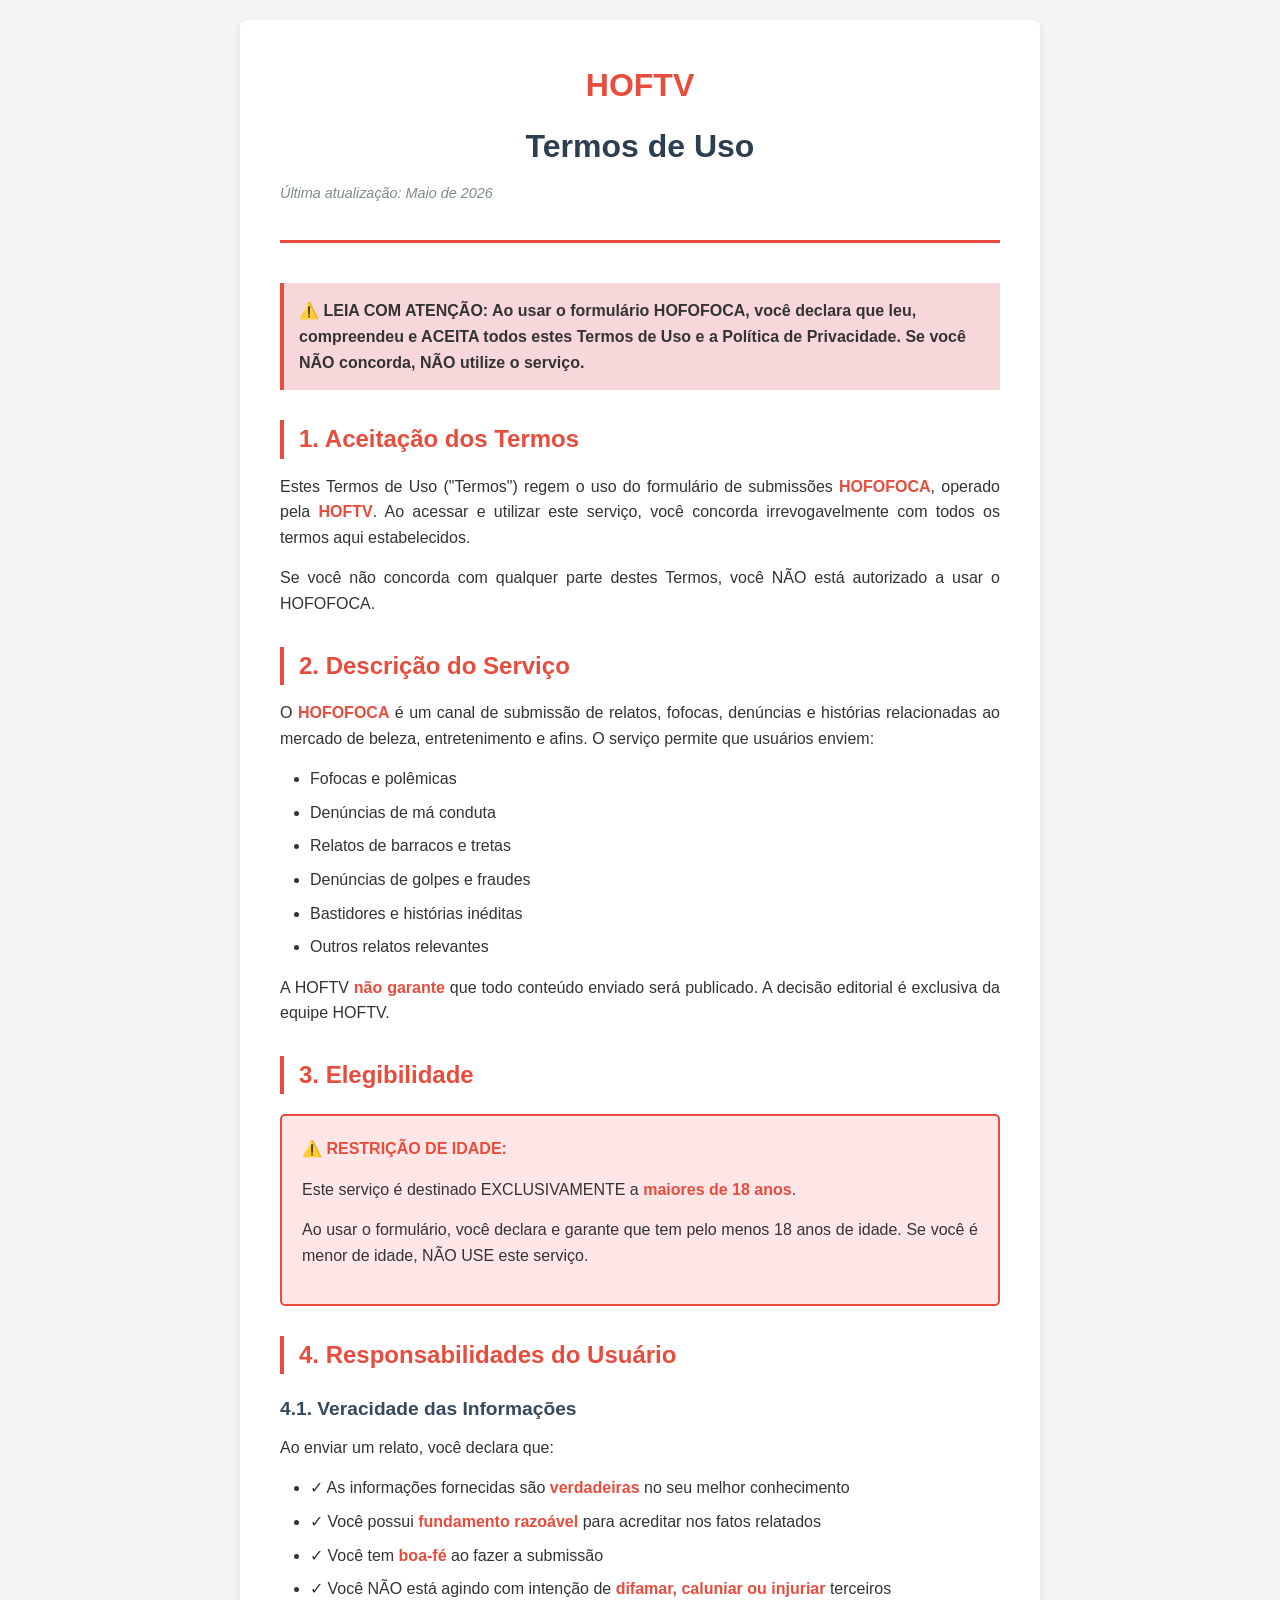
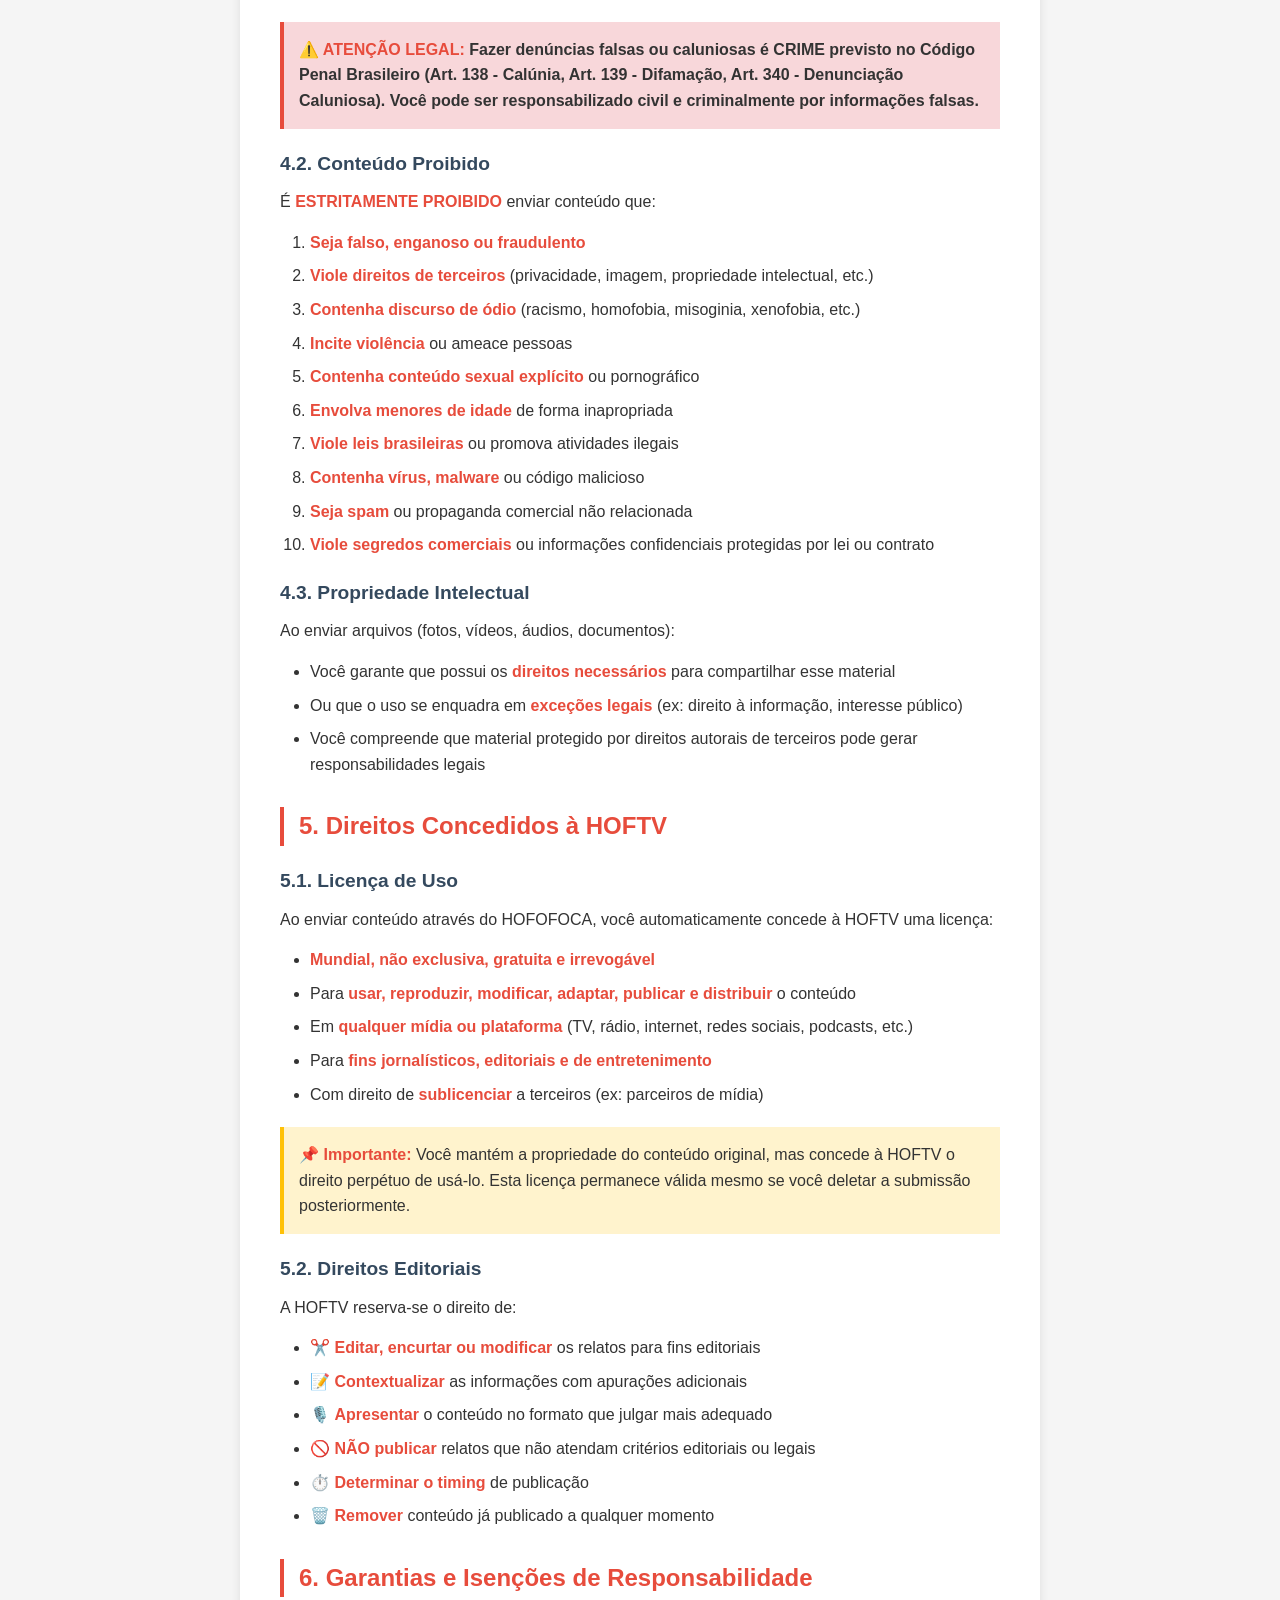
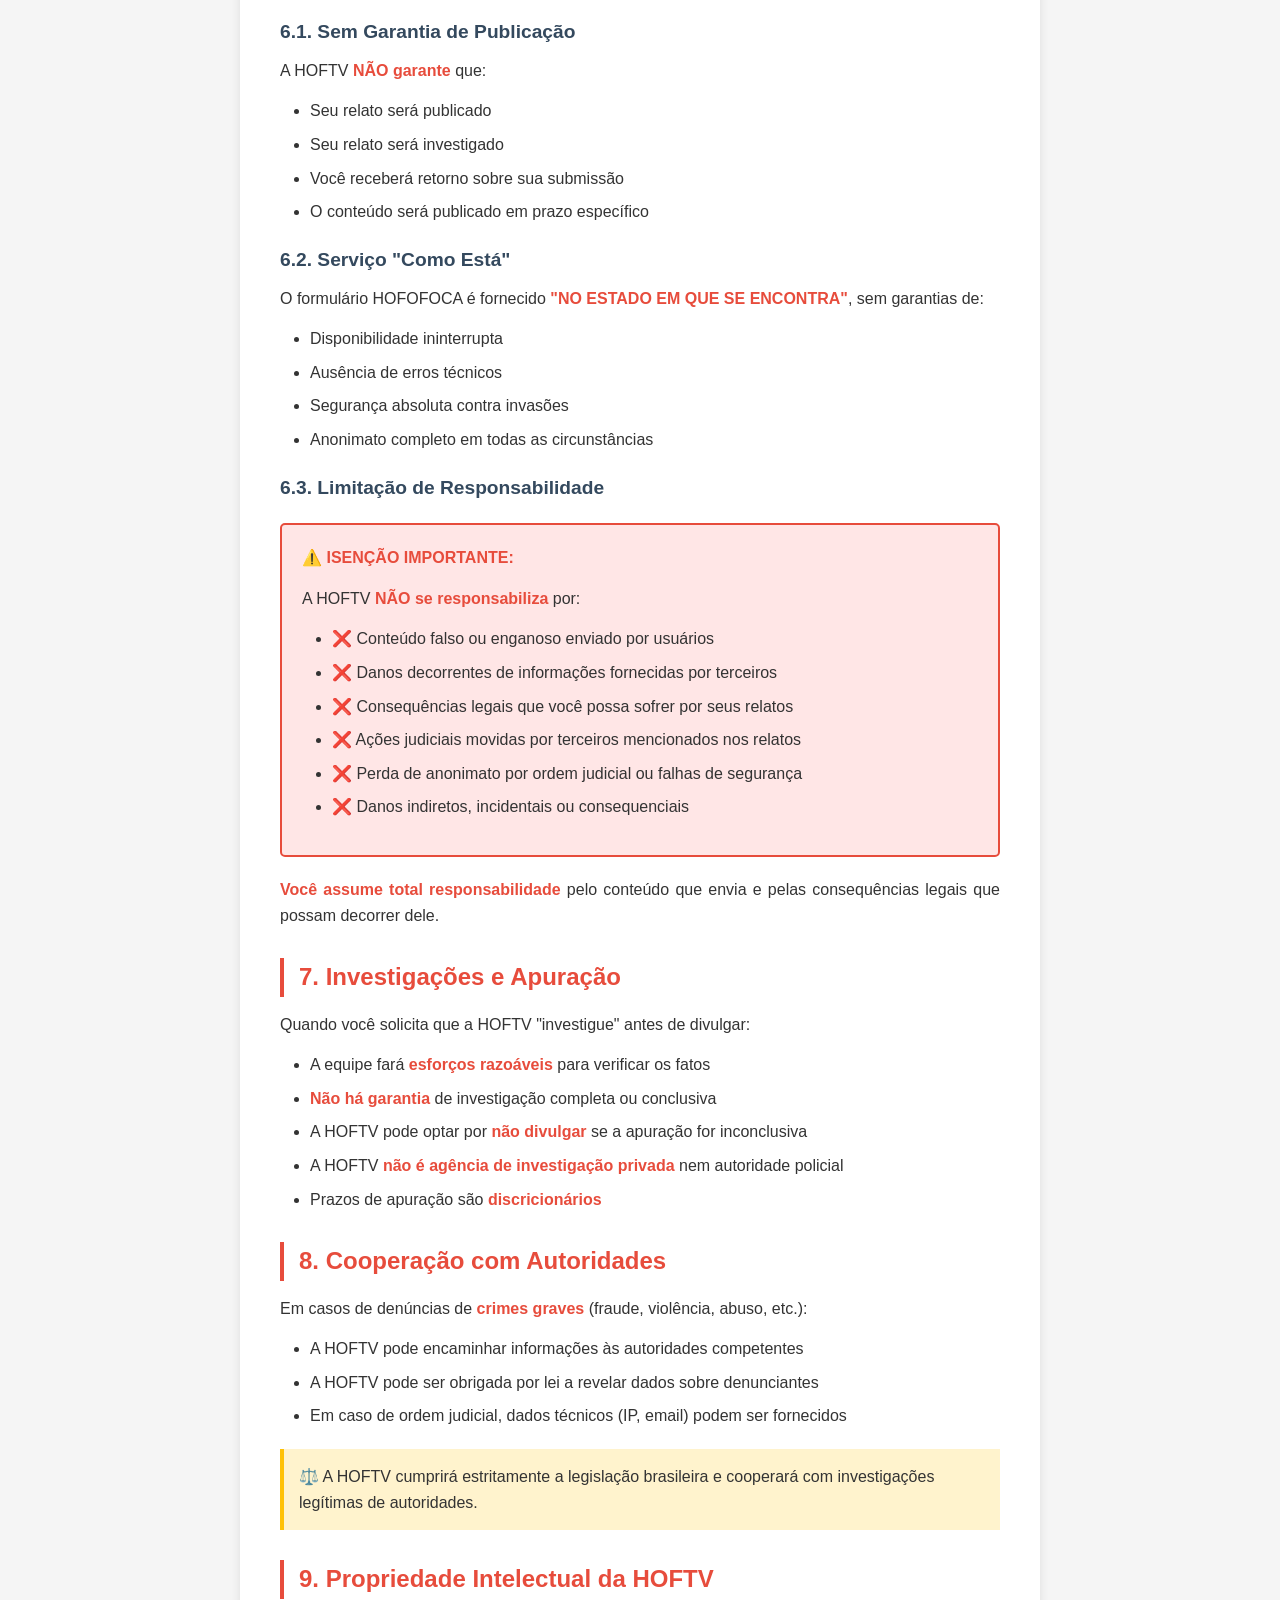
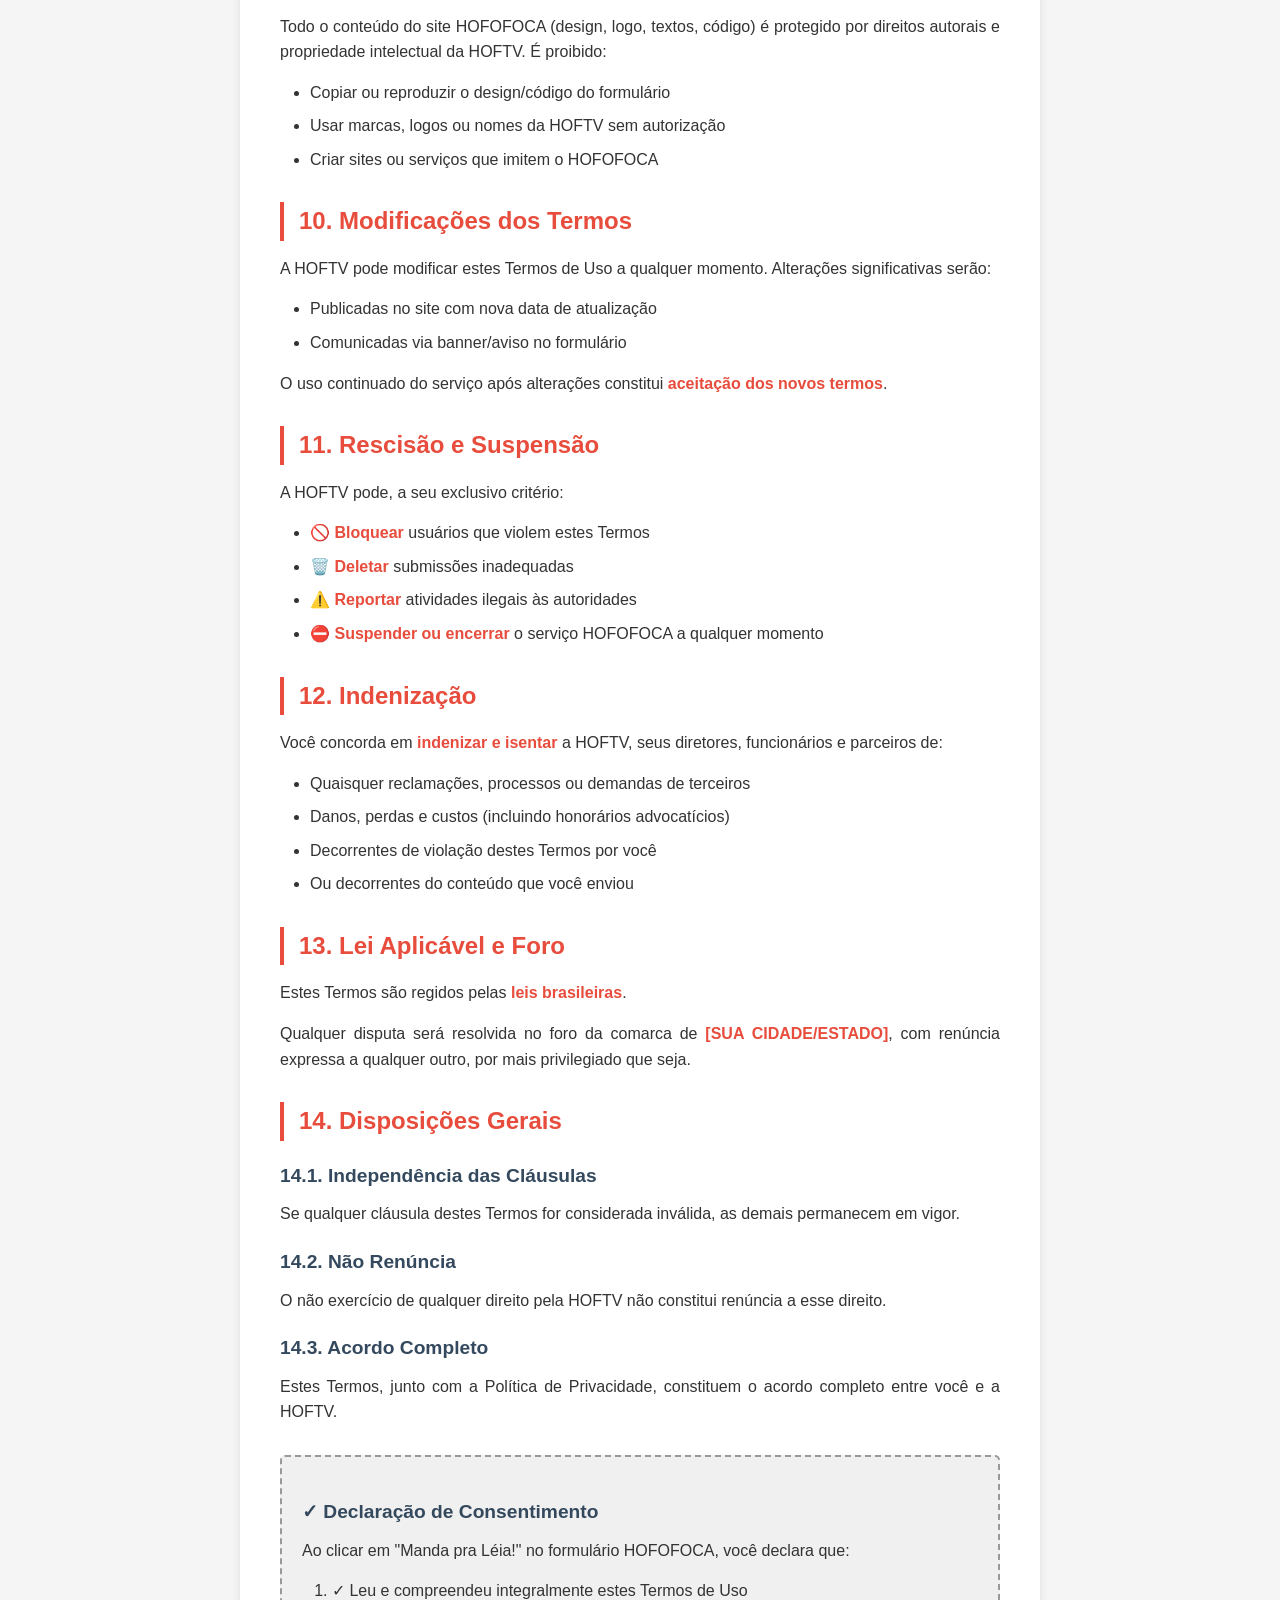
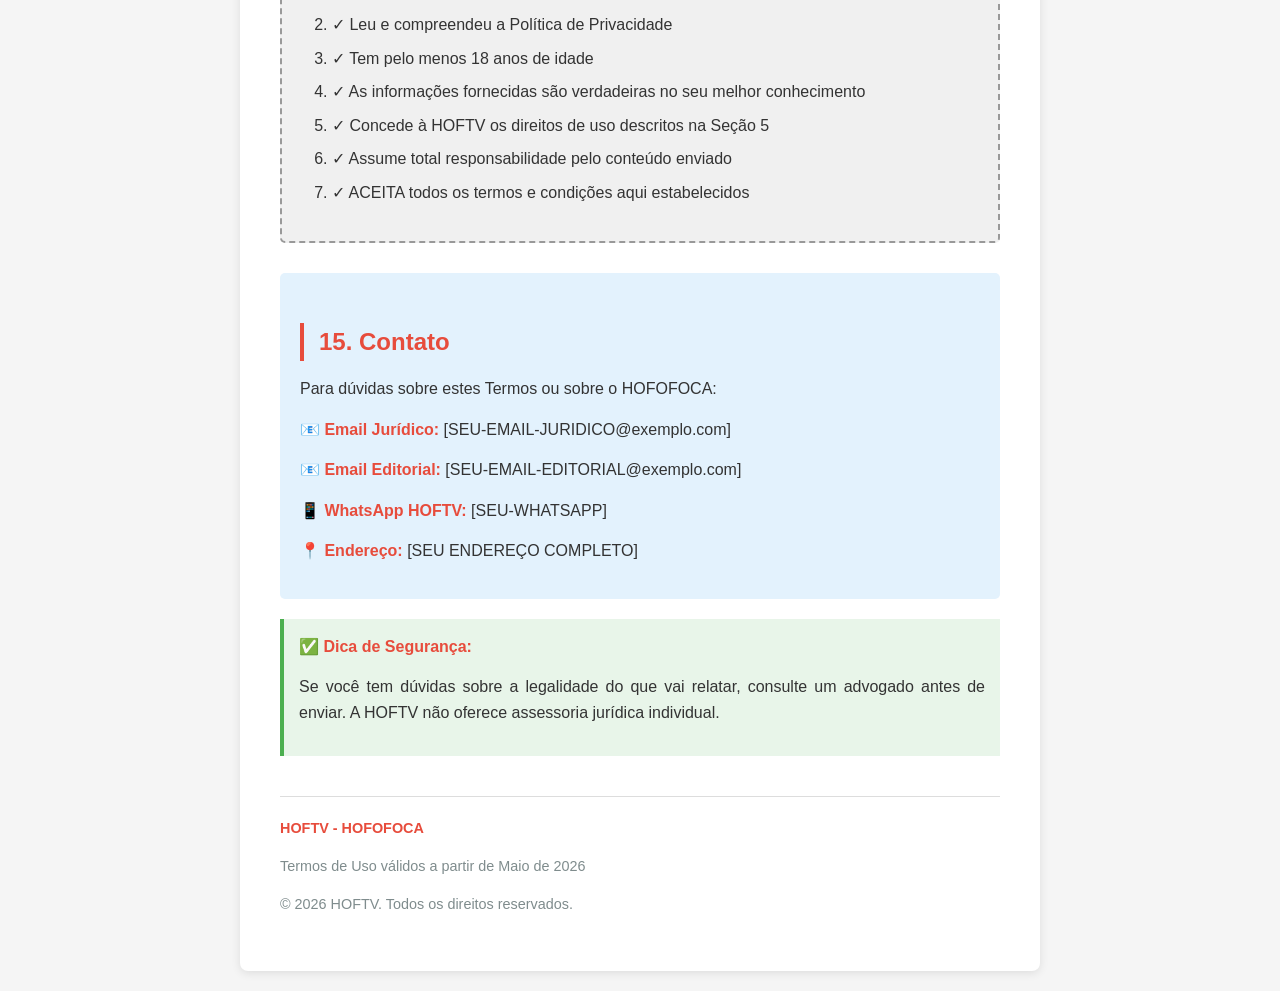
<file: termos-de-uso.html>
<!DOCTYPE html>
<html lang="pt-BR">
<head>
    <meta charset="UTF-8">
    <meta name="viewport" content="width=device-width, initial-scale=1.0">
    <title>Termos de Uso - HOFOFOCA</title>
    <style>
        * {
            margin: 0;
            padding: 0;
            box-sizing: border-box;
        }
        
        body {
            font-family: -apple-system, BlinkMacSystemFont, 'Segoe UI', Roboto, Oxygen, Ubuntu, Cantarell, sans-serif;
            line-height: 1.6;
            color: #333;
            background: #f5f5f5;
            padding: 20px;
        }
        
        .container {
            max-width: 800px;
            margin: 0 auto;
            background: white;
            padding: 40px;
            border-radius: 8px;
            box-shadow: 0 2px 10px rgba(0,0,0,0.1);
        }
        
        .header {
            text-align: center;
            margin-bottom: 40px;
            padding-bottom: 20px;
            border-bottom: 3px solid #e74c3c;
        }
        
        .logo {
            font-size: 2em;
            font-weight: bold;
            color: #e74c3c;
            margin-bottom: 10px;
        }
        
        h1 {
            color: #2c3e50;
            margin-bottom: 10px;
            font-size: 2em;
        }
        
        .update-date {
            color: #7f8c8d;
            font-size: 0.9em;
            font-style: italic;
        }
        
        h2 {
            color: #e74c3c;
            margin-top: 30px;
            margin-bottom: 15px;
            font-size: 1.5em;
            border-left: 4px solid #e74c3c;
            padding-left: 15px;
        }
        
        h3 {
            color: #34495e;
            margin-top: 20px;
            margin-bottom: 10px;
            font-size: 1.2em;
        }
        
        p {
            margin-bottom: 15px;
            text-align: justify;
        }
        
        ul, ol {
            margin-left: 30px;
            margin-bottom: 15px;
        }
        
        li {
            margin-bottom: 8px;
        }
        
        .highlight {
            background: #fff3cd;
            padding: 15px;
            border-left: 4px solid #ffc107;
            margin: 20px 0;
        }
        
        .important {
            background: #f8d7da;
            padding: 15px;
            border-left: 4px solid #e74c3c;
            margin: 20px 0;
            font-weight: bold;
        }
        
        .warning {
            background: #ffe6e6;
            padding: 20px;
            border: 2px solid #e74c3c;
            border-radius: 5px;
            margin: 20px 0;
        }
        
        .success {
            background: #e8f5e9;
            padding: 15px;
            border-left: 4px solid #4caf50;
            margin: 20px 0;
        }
        
        .contact-box {
            background: #e3f2fd;
            padding: 20px;
            border-radius: 5px;
            margin-top: 30px;
        }
        
        .footer {
            text-align: center;
            margin-top: 40px;
            padding-top: 20px;
            border-top: 1px solid #ddd;
            color: #7f8c8d;
            font-size: 0.9em;
        }
        
        strong {
            color: #e74c3c;
        }
        
        .checkbox-consent {
            background: #f0f0f0;
            padding: 20px;
            border-radius: 5px;
            margin: 30px 0;
            border: 2px dashed #999;
        }
        
        @media (max-width: 600px) {
            .container {
                padding: 20px;
            }
            
            h1 {
                font-size: 1.5em;
            }
            
            h2 {
                font-size: 1.3em;
            }
        }
    </style>
</head>
<body>
    <div class="container">
        <div class="header">
            <div class="logo">HOFTV</div>
            <h1>Termos de Uso</h1>
            <p class="update-date">Última atualização: Maio de 2026</p>
        </div>

        <div class="important">
            ⚠️ LEIA COM ATENÇÃO: Ao usar o formulário HOFOFOCA, você declara que leu, compreendeu e ACEITA todos estes Termos de Uso e a Política de Privacidade. Se você NÃO concorda, NÃO utilize o serviço.
        </div>

        <h2>1. Aceitação dos Termos</h2>
        <p>Estes Termos de Uso ("Termos") regem o uso do formulário de submissões <strong>HOFOFOCA</strong>, operado pela <strong>HOFTV</strong>. Ao acessar e utilizar este serviço, você concorda irrevogavelmente com todos os termos aqui estabelecidos.</p>

        <p>Se você não concorda com qualquer parte destes Termos, você NÃO está autorizado a usar o HOFOFOCA.</p>

        <h2>2. Descrição do Serviço</h2>
        <p>O <strong>HOFOFOCA</strong> é um canal de submissão de relatos, fofocas, denúncias e histórias relacionadas ao mercado de beleza, entretenimento e afins. O serviço permite que usuários enviem:</p>
        <ul>
            <li>Fofocas e polêmicas</li>
            <li>Denúncias de má conduta</li>
            <li>Relatos de barracos e tretas</li>
            <li>Denúncias de golpes e fraudes</li>
            <li>Bastidores e histórias inéditas</li>
            <li>Outros relatos relevantes</li>
        </ul>

        <p>A HOFTV <strong>não garante</strong> que todo conteúdo enviado será publicado. A decisão editorial é exclusiva da equipe HOFTV.</p>

        <h2>3. Elegibilidade</h2>
        <div class="warning">
            <p><strong>⚠️ RESTRIÇÃO DE IDADE:</strong></p>
            <p>Este serviço é destinado EXCLUSIVAMENTE a <strong>maiores de 18 anos</strong>.</p>
            <p>Ao usar o formulário, você declara e garante que tem pelo menos 18 anos de idade. Se você é menor de idade, NÃO USE este serviço.</p>
        </div>

        <h2>4. Responsabilidades do Usuário</h2>
        
        <h3>4.1. Veracidade das Informações</h3>
        <p>Ao enviar um relato, você declara que:</p>
        <ul>
            <li>✓ As informações fornecidas são <strong>verdadeiras</strong> no seu melhor conhecimento</li>
            <li>✓ Você possui <strong>fundamento razoável</strong> para acreditar nos fatos relatados</li>
            <li>✓ Você tem <strong>boa-fé</strong> ao fazer a submissão</li>
            <li>✓ Você NÃO está agindo com intenção de <strong>difamar, caluniar ou injuriar</strong> terceiros</li>
        </ul>

        <div class="important">
            ⚠️ <strong>ATENÇÃO LEGAL:</strong> Fazer denúncias falsas ou caluniosas é CRIME previsto no Código Penal Brasileiro (Art. 138 - Calúnia, Art. 139 - Difamação, Art. 340 - Denunciação Caluniosa). Você pode ser responsabilizado civil e criminalmente por informações falsas.
        </div>

        <h3>4.2. Conteúdo Proibido</h3>
        <p>É <strong>ESTRITAMENTE PROIBIDO</strong> enviar conteúdo que:</p>
        <ol>
            <li><strong>Seja falso, enganoso ou fraudulento</strong></li>
            <li><strong>Viole direitos de terceiros</strong> (privacidade, imagem, propriedade intelectual, etc.)</li>
            <li><strong>Contenha discurso de ódio</strong> (racismo, homofobia, misoginia, xenofobia, etc.)</li>
            <li><strong>Incite violência</strong> ou ameace pessoas</li>
            <li><strong>Contenha conteúdo sexual explícito</strong> ou pornográfico</li>
            <li><strong>Envolva menores de idade</strong> de forma inapropriada</li>
            <li><strong>Viole leis brasileiras</strong> ou promova atividades ilegais</li>
            <li><strong>Contenha vírus, malware</strong> ou código malicioso</li>
            <li><strong>Seja spam</strong> ou propaganda comercial não relacionada</li>
            <li><strong>Viole segredos comerciais</strong> ou informações confidenciais protegidas por lei ou contrato</li>
        </ol>

        <h3>4.3. Propriedade Intelectual</h3>
        <p>Ao enviar arquivos (fotos, vídeos, áudios, documentos):</p>
        <ul>
            <li>Você garante que possui os <strong>direitos necessários</strong> para compartilhar esse material</li>
            <li>Ou que o uso se enquadra em <strong>exceções legais</strong> (ex: direito à informação, interesse público)</li>
            <li>Você compreende que material protegido por direitos autorais de terceiros pode gerar responsabilidades legais</li>
        </ul>

        <h2>5. Direitos Concedidos à HOFTV</h2>
        
        <h3>5.1. Licença de Uso</h3>
        <p>Ao enviar conteúdo através do HOFOFOCA, você automaticamente concede à HOFTV uma licença:</p>
        <ul>
            <li><strong>Mundial, não exclusiva, gratuita e irrevogável</strong></li>
            <li>Para <strong>usar, reproduzir, modificar, adaptar, publicar e distribuir</strong> o conteúdo</li>
            <li>Em <strong>qualquer mídia ou plataforma</strong> (TV, rádio, internet, redes sociais, podcasts, etc.)</li>
            <li>Para <strong>fins jornalísticos, editoriais e de entretenimento</strong></li>
            <li>Com direito de <strong>sublicenciar</strong> a terceiros (ex: parceiros de mídia)</li>
        </ul>

        <div class="highlight">
            📌 <strong>Importante:</strong> Você mantém a propriedade do conteúdo original, mas concede à HOFTV o direito perpétuo de usá-lo. Esta licença permanece válida mesmo se você deletar a submissão posteriormente.
        </div>

        <h3>5.2. Direitos Editoriais</h3>
        <p>A HOFTV reserva-se o direito de:</p>
        <ul>
            <li>✂️ <strong>Editar, encurtar ou modificar</strong> os relatos para fins editoriais</li>
            <li>📝 <strong>Contextualizar</strong> as informações com apurações adicionais</li>
            <li>🎙️ <strong>Apresentar</strong> o conteúdo no formato que julgar mais adequado</li>
            <li>🚫 <strong>NÃO publicar</strong> relatos que não atendam critérios editoriais ou legais</li>
            <li>⏱️ <strong>Determinar o timing</strong> de publicação</li>
            <li>🗑️ <strong>Remover</strong> conteúdo já publicado a qualquer momento</li>
        </ul>

        <h2>6. Garantias e Isenções de Responsabilidade</h2>

        <h3>6.1. Sem Garantia de Publicação</h3>
        <p>A HOFTV <strong>NÃO garante</strong> que:</p>
        <ul>
            <li>Seu relato será publicado</li>
            <li>Seu relato será investigado</li>
            <li>Você receberá retorno sobre sua submissão</li>
            <li>O conteúdo será publicado em prazo específico</li>
        </ul>

        <h3>6.2. Serviço "Como Está"</h3>
        <p>O formulário HOFOFOCA é fornecido <strong>"NO ESTADO EM QUE SE ENCONTRA"</strong>, sem garantias de:</p>
        <ul>
            <li>Disponibilidade ininterrupta</li>
            <li>Ausência de erros técnicos</li>
            <li>Segurança absoluta contra invasões</li>
            <li>Anonimato completo em todas as circunstâncias</li>
        </ul>

        <h3>6.3. Limitação de Responsabilidade</h3>
        <div class="warning">
            <p><strong>⚠️ ISENÇÃO IMPORTANTE:</strong></p>
            <p>A HOFTV <strong>NÃO se responsabiliza</strong> por:</p>
            <ul>
                <li>❌ Conteúdo falso ou enganoso enviado por usuários</li>
                <li>❌ Danos decorrentes de informações fornecidas por terceiros</li>
                <li>❌ Consequências legais que você possa sofrer por seus relatos</li>
                <li>❌ Ações judiciais movidas por terceiros mencionados nos relatos</li>
                <li>❌ Perda de anonimato por ordem judicial ou falhas de segurança</li>
                <li>❌ Danos indiretos, incidentais ou consequenciais</li>
            </ul>
        </div>

        <p><strong>Você assume total responsabilidade</strong> pelo conteúdo que envia e pelas consequências legais que possam decorrer dele.</p>

        <h2>7. Investigações e Apuração</h2>
        <p>Quando você solicita que a HOFTV "investigue" antes de divulgar:</p>
        <ul>
            <li>A equipe fará <strong>esforços razoáveis</strong> para verificar os fatos</li>
            <li><strong>Não há garantia</strong> de investigação completa ou conclusiva</li>
            <li>A HOFTV pode optar por <strong>não divulgar</strong> se a apuração for inconclusiva</li>
            <li>A HOFTV <strong>não é agência de investigação privada</strong> nem autoridade policial</li>
            <li>Prazos de apuração são <strong>discricionários</strong></li>
        </ul>

        <h2>8. Cooperação com Autoridades</h2>
        <p>Em casos de denúncias de <strong>crimes graves</strong> (fraude, violência, abuso, etc.):</p>
        <ul>
            <li>A HOFTV pode encaminhar informações às autoridades competentes</li>
            <li>A HOFTV pode ser obrigada por lei a revelar dados sobre denunciantes</li>
            <li>Em caso de ordem judicial, dados técnicos (IP, email) podem ser fornecidos</li>
        </ul>

        <div class="highlight">
            ⚖️ A HOFTV cumprirá estritamente a legislação brasileira e cooperará com investigações legítimas de autoridades.
        </div>

        <h2>9. Propriedade Intelectual da HOFTV</h2>
        <p>Todo o conteúdo do site HOFOFOCA (design, logo, textos, código) é protegido por direitos autorais e propriedade intelectual da HOFTV. É proibido:</p>
        <ul>
            <li>Copiar ou reproduzir o design/código do formulário</li>
            <li>Usar marcas, logos ou nomes da HOFTV sem autorização</li>
            <li>Criar sites ou serviços que imitem o HOFOFOCA</li>
        </ul>

        <h2>10. Modificações dos Termos</h2>
        <p>A HOFTV pode modificar estes Termos de Uso a qualquer momento. Alterações significativas serão:</p>
        <ul>
            <li>Publicadas no site com nova data de atualização</li>
            <li>Comunicadas via banner/aviso no formulário</li>
        </ul>
        <p>O uso continuado do serviço após alterações constitui <strong>aceitação dos novos termos</strong>.</p>

        <h2>11. Rescisão e Suspensão</h2>
        <p>A HOFTV pode, a seu exclusivo critério:</p>
        <ul>
            <li>🚫 <strong>Bloquear</strong> usuários que violem estes Termos</li>
            <li>🗑️ <strong>Deletar</strong> submissões inadequadas</li>
            <li>⚠️ <strong>Reportar</strong> atividades ilegais às autoridades</li>
            <li>⛔ <strong>Suspender ou encerrar</strong> o serviço HOFOFOCA a qualquer momento</li>
        </ul>

        <h2>12. Indenização</h2>
        <p>Você concorda em <strong>indenizar e isentar</strong> a HOFTV, seus diretores, funcionários e parceiros de:</p>
        <ul>
            <li>Quaisquer reclamações, processos ou demandas de terceiros</li>
            <li>Danos, perdas e custos (incluindo honorários advocatícios)</li>
            <li>Decorrentes de violação destes Termos por você</li>
            <li>Ou decorrentes do conteúdo que você enviou</li>
        </ul>

        <h2>13. Lei Aplicável e Foro</h2>
        <p>Estes Termos são regidos pelas <strong>leis brasileiras</strong>.</p>
        <p>Qualquer disputa será resolvida no foro da comarca de <strong>[SUA CIDADE/ESTADO]</strong>, com renúncia expressa a qualquer outro, por mais privilegiado que seja.</p>

        <h2>14. Disposições Gerais</h2>
        
        <h3>14.1. Independência das Cláusulas</h3>
        <p>Se qualquer cláusula destes Termos for considerada inválida, as demais permanecem em vigor.</p>

        <h3>14.2. Não Renúncia</h3>
        <p>O não exercício de qualquer direito pela HOFTV não constitui renúncia a esse direito.</p>

        <h3>14.3. Acordo Completo</h3>
        <p>Estes Termos, junto com a Política de Privacidade, constituem o acordo completo entre você e a HOFTV.</p>

        <div class="checkbox-consent">
            <h3>✓ Declaração de Consentimento</h3>
            <p>Ao clicar em "Manda pra Léia!" no formulário HOFOFOCA, você declara que:</p>
            <ol>
                <li>✓ Leu e compreendeu integralmente estes Termos de Uso</li>
                <li>✓ Leu e compreendeu a Política de Privacidade</li>
                <li>✓ Tem pelo menos 18 anos de idade</li>
                <li>✓ As informações fornecidas são verdadeiras no seu melhor conhecimento</li>
                <li>✓ Concede à HOFTV os direitos de uso descritos na Seção 5</li>
                <li>✓ Assume total responsabilidade pelo conteúdo enviado</li>
                <li>✓ ACEITA todos os termos e condições aqui estabelecidos</li>
            </ol>
        </div>

        <div class="contact-box">
            <h2>15. Contato</h2>
            <p>Para dúvidas sobre estes Termos ou sobre o HOFOFOCA:</p>
            <p><strong>📧 Email Jurídico:</strong> [SEU-EMAIL-JURIDICO@exemplo.com]</p>
            <p><strong>📧 Email Editorial:</strong> [SEU-EMAIL-EDITORIAL@exemplo.com]</p>
            <p><strong>📱 WhatsApp HOFTV:</strong> [SEU-WHATSAPP]</p>
            <p><strong>📍 Endereço:</strong> [SEU ENDEREÇO COMPLETO]</p>
        </div>

        <div class="success">
            <p><strong>✅ Dica de Segurança:</strong></p>
            <p>Se você tem dúvidas sobre a legalidade do que vai relatar, consulte um advogado antes de enviar. A HOFTV não oferece assessoria jurídica individual.</p>
        </div>

        <div class="footer">
            <p><strong>HOFTV - HOFOFOCA</strong></p>
            <p>Termos de Uso válidos a partir de Maio de 2026</p>
            <p>© 2026 HOFTV. Todos os direitos reservados.</p>
        </div>
    </div>
</body>
</html>
</file>
<file: style.css>
/* ─── TOKENS ─────────────────────────────────── */
:root {
  --azul: #2c2977;
  --laranja: #ff7830;
  --magenta: #b51f4d;
  --cyan: #00c2e8;
  --purple: #a047b5;
  --preto: #0d0b12;
  --cinza: #e8e8e8;
  --branco: #ffffff;

  --font-display: "Big Shoulders Display", sans-serif;
  --font-titulo: "Barlow Condensed", sans-serif;
  --font-body: "Onest", sans-serif;

  --radius: 12px;
  --radius-lg: 20px;
  --transition: 0.3s cubic-bezier(0.4, 0, 0.2, 1);
  --section-pad: clamp(5rem, 10vw, 9rem);
}

/* ─── RESET ──────────────────────────────────── */
*,
*::before,
*::after {
  box-sizing: border-box;
  margin: 0;
  padding: 0;
}
html {
  scroll-behavior: smooth;
  font-size: 16px;
}
body {
  font-family: var(--font-body);
  background: var(--preto);
  color: var(--cinza);
  overflow-x: hidden;
  cursor: none;
}
img {
  max-width: 100%;
  display: block;
}
a {
  text-decoration: none;
  color: inherit;
}

/* ─── CUSTOM CURSOR ──────────────────────────── */
body::after {
  content: "🎤";
  position: fixed;
  font-size: 20px;
  pointer-events: none;
  z-index: 9999;
  transform: translate(-50%, -50%);
  left: var(--cx, -100px);
  top: var(--cy, -100px);
  transition: transform 0.08s;
  will-change: left, top;
}

/* ─── CHECKBOX DE CONSENTIMENTO INTEGRADO ─────── */
.consent-wrap {
  margin: 30px 0 0 0;
  max-width: 700px;
}

.consent-inline {
  display: flex;
  gap: 15px;
  align-items: flex-start;
  cursor: pointer;
  padding: 20px;
  background: rgba(13, 11, 18, 0.6);
  border: 2px solid rgba(255, 255, 255, 0.1);
  border-radius: var(--radius);
  transition: all var(--transition);
  backdrop-filter: blur(6px);
}

.consent-inline:hover {
  border-color: rgba(0, 194, 232, 0.4);
  background: rgba(13, 11, 18, 0.75);
}

.consent-inline:has(input:checked) {
  border-color: var(--cyan);
  background: rgba(0, 194, 232, 0.08);
  box-shadow: 0 0 20px rgba(0, 194, 232, 0.15);
}

.consent-inline input[type="checkbox"] {
  width: 24px;
  height: 24px;
  cursor: pointer;
  accent-color: var(--cyan);
  flex-shrink: 0;
  margin-top: 2px;
}

.consent-text {
  font-size: clamp(0.9rem, 1.5vw, 1rem);
  color: rgba(232, 232, 232, 0.85);
  line-height: 1.6;
  flex: 1;
}

.consent-text a {
  color: var(--cyan);
  text-decoration: none;
  font-weight: 700;
  border-bottom: 1px solid transparent;
  transition: border-color 0.3s ease;
}

.consent-text a:hover {
  border-bottom-color: var(--cyan);
}

.consent-error {
  margin-top: 15px;
  padding: 12px 16px;
  background: rgba(181, 31, 77, 0.15);
  border-left: 4px solid var(--magenta);
  border-radius: 6px;
  color: var(--magenta);
  font-size: 0.9rem;
  font-weight: 600;
  animation: shake 0.5s;
}

@keyframes shake {
  0%,
  100% {
    transform: translateX(0);
  }
  25% {
    transform: translateX(-8px);
  }
  50% {
    transform: translateX(8px);
  }
  75% {
    transform: translateX(-8px);
  }
}

/* ─── FOOTER LEGAL ───────────────────────────── */
.legal-footer {
  margin-top: 80px;
  padding: 40px clamp(1.5rem, 5vw, 3rem);
  background: rgba(13, 11, 18, 0.95);
  backdrop-filter: blur(10px);
  color: var(--cinza);
  text-align: center;
  border-top: 3px solid var(--laranja);
  position: relative;
  z-index: 10;
}

.footer-content {
  max-width: 1200px;
  margin: 0 auto;
}

.footer-content p {
  margin: 0 0 20px 0;
  font-size: 0.9rem;
  opacity: 0.7;
  font-family: var(--font-body);
}

.footer-links {
  display: flex;
  justify-content: center;
  align-items: center;
  gap: 20px;
  flex-wrap: wrap;
  font-family: var(--font-titulo);
  font-weight: 700;
  font-size: 0.95rem;
  text-transform: uppercase;
  letter-spacing: 0.05em;
}

.footer-links a {
  color: var(--laranja);
  text-decoration: none;
  transition: all 0.3s ease;
  position: relative;
}

.footer-links a::after {
  content: "";
  position: absolute;
  bottom: -3px;
  left: 0;
  width: 0;
  height: 2px;
  background: var(--cyan);
  transition: width 0.3s ease;
}

.footer-links a:hover {
  color: var(--cyan);
}

.footer-links a:hover::after {
  width: 100%;
}

.footer-links span {
  color: rgba(255, 255, 255, 0.25);
  font-weight: 400;
}

/* ─── RESPONSIVO ─────────────────────────────── */
@media (max-width: 768px) {
  .legal-banner__content {
    flex-direction: column;
    text-align: center;
    padding: 15px 20px;
  }

  .legal-banner__close {
    position: absolute;
    top: 10px;
    right: 10px;
  }

  .consent-inline {
    padding: 18px 15px;
    gap: 12px;
  }

  .consent-text {
    font-size: 0.88rem;
  }

  .footer-links {
    flex-direction: column;
    gap: 12px;
  }

  .footer-links span {
    display: none;
  }
}

@media (max-width: 480px) {
  .legal-banner__content p {
    font-size: 0.8rem;
  }

  .legal-banner__close {
    width: 28px;
    height: 28px;
    font-size: 1rem;
  }
}

/* ─── PARALLAX BG ─────────────────────────────── */
.parallax-bg {
  position: fixed;
  inset: -10%;
  background: url("assets/fundo.png") center center / cover no-repeat;
  will-change: transform;
  z-index: 0;
}

/* Overlay escuro geral — deixa conteúdo legível mas fundo visível */
.parallax-bg::after {
  content: "";
  position: absolute;
  inset: 0;
  background: rgba(13, 11, 18, 0.55);
}

.noise-overlay {
  position: fixed;
  inset: 0;
  background-image: url("data:image/svg+xml,%3Csvg viewBox='0 0 200 200' xmlns='http://www.w3.org/2000/svg'%3E%3Cfilter id='n'%3E%3CfeTurbulence type='fractalNoise' baseFrequency='0.85' numOctaves='4' stitchTiles='stitch'/%3E%3C/filter%3E%3Crect width='100%25' height='100%25' filter='url(%23n)' opacity='0.04'/%3E%3C/svg%3E");
  opacity: 0.25;
  pointer-events: none;
  z-index: 1;
}

/* ─── SECTIONS BASE ──────────────────────────── */
.section {
  position: relative;
  min-height: 100svh;
  display: flex;
  flex-direction: column;
  justify-content: center;
  padding: var(--section-pad) clamp(1.5rem, 8vw, 8rem);
  overflow: hidden;
  z-index: 2;
}

/* Sections claras — overlay mais leve, fundo aparece */
.section--step:not(.section--dark) {
  background: rgba(13, 11, 18, 0.35);
}

/* Sections escuras — um pouco mais de contraste */
.section--dark {
  background: rgba(13, 11, 18, 0.35);
}

/* Accent colorido por section */
.step__accent {
  position: absolute;
  inset: 0;
  background: var(--c, var(--azul));
  opacity: 0.07;
  pointer-events: none;
}

/* ─── HERO ────────────────────────────────────── */
.section--hero {
  min-height: 100svh;
  background: rgba(13, 11, 18, 0.38);
  display: flex;
  flex-direction: column;
  justify-content: center;
  align-items: flex-start;
  padding: var(--section-pad) clamp(1.5rem, 8vw, 8rem);
}

.hero__inner {
  max-width: 700px;
  position: relative;
  z-index: 3;
}

/* badge AO VIVO */
.hero__badge {
  display: inline-flex;
  align-items: center;
  gap: 8px;
  background: var(--magenta);
  color: var(--branco);
  font-family: var(--font-body);
  font-weight: 700;
  font-size: 0.72rem;
  letter-spacing: 0.18em;
  text-transform: uppercase;
  padding: 0.35rem 0.9rem;
  border-radius: 4px;
  margin-bottom: 1.4rem;
  animation: pulse-badge 2s ease-in-out infinite;
}

.badge__dot {
  width: 7px;
  height: 7px;
  border-radius: 50%;
  background: var(--branco);
  animation: pulse-badge 1.2s ease-in-out infinite;
}

@keyframes pulse-badge {
  0%,
  100% {
    opacity: 1;
  }
  50% {
    opacity: 0.5;
  }
}

.hero__eyebrow {
  font-family: var(--font-body);
  font-weight: 300;
  font-size: clamp(0.8rem, 1.4vw, 0.95rem);
  letter-spacing: 0.22em;
  text-transform: uppercase;
  color: var(--cyan);
  margin-bottom: 0.6rem;
}

.hero__title {
  display: flex;
  flex-direction: column;
  line-height: 0.92;
  margin-bottom: 1.6rem;
}

.hero__title .glitch {
  font-family: var(--font-display);
  font-weight: 900;
  font-size: clamp(4.5rem, 13vw, 11rem);
  color: var(--branco);
  text-transform: uppercase;
  letter-spacing: -0.02em;
  text-shadow: 0 0 60px rgba(181, 31, 77, 0.35);
}

.hero__title em {
  font-style: normal;
  font-family: var(--font-titulo);
  font-weight: 700;
  font-size: clamp(1.8rem, 5vw, 4rem);
  color: var(--laranja);
  text-transform: uppercase;
  letter-spacing: 0.06em;
  margin-top: 0.3rem;
}

.hero__desc {
  font-size: clamp(1rem, 1.8vw, 1.2rem);
  line-height: 1.65;
  color: rgba(232, 232, 232, 0.85);
  margin-bottom: 2rem;
}
.hero__desc strong {
  color: var(--cyan);
}

.hero__tags {
  display: flex;
  flex-wrap: wrap;
  gap: 0.5rem;
  margin-bottom: 2.5rem;
}

.tag {
  font-family: var(--font-titulo);
  font-weight: 700;
  font-size: 0.78rem;
  letter-spacing: 0.1em;
  text-transform: uppercase;
  padding: 0.3rem 0.85rem;
  border-radius: 4px;
  color: var(--branco);
}
.tag--magenta {
  background: var(--magenta);
}
.tag--cyan {
  background: var(--cyan);
  color: var(--preto);
}
.tag--orange {
  background: var(--laranja);
}
.tag--purple {
  background: var(--purple);
}

.scroll-hint {
  position: absolute;
  bottom: 2rem;
  left: 50%;
  transform: translateX(-50%);
  font-size: 0.68rem;
  letter-spacing: 0.22em;
  text-transform: uppercase;
  color: rgba(255, 255, 255, 0.3);
  animation: bounce 2.2s ease-in-out infinite;
}
@keyframes bounce {
  0%,
  100% {
    transform: translateX(-50%) translateY(0);
  }
  50% {
    transform: translateX(-50%) translateY(7px);
  }
}

/* ─── GLITCH ──────────────────────────────────── */
.glitch {
  position: relative;
}
.glitch::before,
.glitch::after {
  content: attr(data-text);
  position: absolute;
  inset: 0;
  opacity: 0.75;
}
/*.glitch::before {
  color: var(--cyan);
  animation: g1 4s infinite;
  clip-path: polygon(0 0, 100% 0, 100% 35%, 0 35%);
}
.glitch::after {
  color: var(--magenta);
  animation: g2 4s infinite;
  clip-path: polygon(0 65%, 100% 65%, 100% 100%, 0 100%);
}*/
@keyframes g1 {
  0%,
  90%,
  100% {
    transform: translate(0);
  }
  92% {
    transform: translate(-4px, 2px);
  }
  94% {
    transform: translate(4px, -2px);
  }
  96% {
    transform: translate(-2px, 4px);
  }
}
@keyframes g2 {
  0%,
  90%,
  100% {
    transform: translate(0);
  }
  93% {
    transform: translate(4px, -2px);
  }
  95% {
    transform: translate(-4px, 2px);
  }
  97% {
    transform: translate(2px, -4px);
  }
}

/* ─── BUTTONS ────────────────────────────────── */
.btn {
  display: inline-flex;
  align-items: center;
  gap: 0.6rem;
  font-family: var(--font-titulo);
  font-weight: 900;
  font-size: clamp(1rem, 2vw, 1.25rem);
  letter-spacing: 0.08em;
  text-transform: uppercase;
  padding: 1rem 2.2rem;
  border-radius: var(--radius);
  border: none;
  cursor: pointer;
  position: relative;
  overflow: hidden;
  transition:
    transform var(--transition),
    box-shadow var(--transition);
}
.btn::before {
  content: "";
  position: absolute;
  inset: 0;
  background: rgba(255, 255, 255, 0.1);
  transform: translateX(-110%) skewX(-15deg);
  transition: transform 0.5s ease;
}
.btn:hover::before {
  transform: translateX(110%) skewX(-15deg);
}
.btn:hover {
  transform: translateY(-3px) scale(1.02);
}
.btn:active {
  transform: scale(0.98);
}

.btn--primary {
  background: var(--laranja);
  color: var(--branco);
  box-shadow: 0 8px 32px rgba(255, 120, 48, 0.45);
}
.btn--primary:hover {
  box-shadow: 0 12px 48px rgba(255, 120, 48, 0.65);
}

.btn--submit {
  background: linear-gradient(135deg, var(--magenta), var(--purple));
  color: var(--branco);
  font-size: clamp(1.1rem, 2.5vw, 1.45rem);
  padding: 1.2rem 3rem;
  box-shadow: 0 8px 40px rgba(181, 31, 77, 0.5);
  width: 100%;
  max-width: 480px;
  justify-content: center;
}
.btn--submit:hover {
  box-shadow: 0 16px 56px rgba(181, 31, 77, 0.7);
}

.btn__loader {
  width: 20px;
  height: 20px;
  border: 3px solid rgba(255, 255, 255, 0.3);
  border-top-color: var(--branco);
  border-radius: 50%;
  animation: spin 0.8s linear infinite;
}
@keyframes spin {
  to {
    transform: rotate(360deg);
  }
}

.arrow {
  display: inline-block;
  animation: bounce 2s ease-in-out infinite;
}

/* ─── STEP HEADER ────────────────────────────── */
.step__header {
  margin-bottom: clamp(2rem, 5vw, 3.5rem);
  max-width: 680px;
}

.step__number {
  font-family: var(--font-display);
  font-weight: 900;
  font-size: clamp(5rem, 12vw, 10rem);
  /* VISÍVEL — não quase invisível */
  /*color: rgba(255, 255, 255, 0.18);*/
  line-height: 1;
  display: block;
  margin-bottom: -1.2rem;
  pointer-events: none;
  user-select: none;
  text-shadow: 0 0 40px rgba(181, 31, 77, 0.3);
}

.step__title {
  font-family: var(--font-titulo);
  font-weight: 900;
  font-size: clamp(2.5rem, 6vw, 5rem);
  line-height: 1.05;
  text-transform: uppercase;
  color: var(--branco);
  margin-bottom: 0.75rem;
  text-shadow: 0 2px 20px rgba(0, 0, 0, 0.5);
}
.step__title em {
  font-style: normal;
  color: var(--laranja);
}

.step__hint {
  font-size: clamp(0.9rem, 1.5vw, 1.05rem);
  color: rgba(232, 232, 232, 0.65);
  line-height: 1.6;
  margin-top: 0.5rem;
}
.step__hint strong {
  color: var(--cyan);
}

.step__sub {
  margin: 3rem 0 1.5rem;
}
.step__subtitle {
  font-family: var(--font-titulo);
  font-weight: 700;
  font-size: clamp(1.5rem, 3vw, 2.2rem);
  text-transform: uppercase;
  color: var(--branco);
}

.badge-required,
.badge-opcional {
  display: inline-block;
  font-family: var(--font-body);
  font-weight: 700;
  font-size: 0.68rem;
  letter-spacing: 0.12em;
  text-transform: uppercase;
  padding: 0.25rem 0.65rem;
  border-radius: 4px;
  margin-top: 0.75rem;
}
.badge-required {
  background: rgba(181, 31, 77, 0.2);
  border: 1px solid var(--magenta);
  color: var(--magenta);
}
.badge-opcional {
  background: rgba(255, 255, 255, 0.06);
  border: 1px solid rgba(255, 255, 255, 0.15);
  color: rgba(255, 255, 255, 0.4);
}

/* ─── CHECKBOX CARDS ─────────────────────────── */
.checkbox-grid {
  display: grid;
  grid-template-columns: repeat(auto-fill, minmax(min(260px, 100%), 1fr));
  gap: 1rem;
  max-width: 900px;
}

.checkbox-card {
  position: relative;
  display: flex;
  align-items: center;
  gap: 1rem;
  padding: 1.2rem 1.4rem;
  border-radius: var(--radius);
  border: 2px solid rgba(255, 255, 255, 0.1);
  background: rgba(13, 11, 18, 0.55);
  backdrop-filter: blur(6px);
  cursor: pointer;
  transition: all var(--transition);
  overflow: hidden;
}

.checkbox-card::before {
  content: "";
  position: absolute;
  inset: 0;
  background: var(--c, #fff);
  opacity: 0;
  transition: opacity var(--transition);
}

.checkbox-card:hover {
  border-color: rgba(255, 255, 255, 0.3);
  transform: translateY(-2px);
}

.checkbox-card input[type="checkbox"] {
  position: absolute;
  opacity: 0;
  width: 0;
  height: 0;
}

.checkbox-card:has(input:checked) {
  border-color: var(--c);
}
.checkbox-card:has(input:checked)::before {
  opacity: 0.18;
}
.checkbox-card:has(input:checked) .cc__check {
  opacity: 1;
  transform: scale(1);
}

.cc__icon {
  font-size: 1.6rem;
  flex-shrink: 0;
  position: relative;
  z-index: 1;
}

.cc__label {
  font-family: var(--font-titulo);
  font-weight: 700;
  font-size: clamp(0.95rem, 1.8vw, 1.05rem);
  text-transform: uppercase;
  letter-spacing: 0.04em;
  color: var(--branco);
  position: relative;
  z-index: 1;
  flex: 1;
}

.cc__check {
  margin-left: auto;
  width: 28px;
  height: 28px;
  border-radius: 50%;
  background: var(--c);
  display: flex;
  align-items: center;
  justify-content: center;
  font-size: 0.9rem;
  color: var(--branco);
  opacity: 0;
  transform: scale(0.5);
  transition: all var(--transition);
  position: relative;
  z-index: 1;
  flex-shrink: 0;
}

/* ─── TEXTAREA / INPUT ───────────────────────── */
.field-wrap {
  max-width: 700px;
  width: 100%;
}

.textarea,
.input {
  width: 100%;
  background: rgba(13, 11, 18, 0.6);
  backdrop-filter: blur(8px);
  border: 2px solid rgba(255, 255, 255, 0.12);
  border-radius: var(--radius);
  color: var(--branco);
  font-family: var(--font-body);
  font-size: clamp(1rem, 1.6vw, 1.1rem);
  padding: 1.2rem 1.4rem;
  transition:
    border-color var(--transition),
    box-shadow var(--transition);
  resize: vertical;
  outline: none;
}
.textarea::placeholder,
.input::placeholder {
  color: rgba(232, 232, 232, 0.3);
}
.textarea:focus,
.input:focus {
  border-color: var(--cyan);
  box-shadow: 0 0 0 4px rgba(0, 194, 232, 0.14);
}
.textarea {
  min-height: 200px;
}

.textarea__counter {
  text-align: right;
  font-size: 0.8rem;
  color: rgba(255, 255, 255, 0.3);
  margin-top: 0.5rem;
}

/* ─── UPLOAD ─────────────────────────────────── */
.upload-zone {
  max-width: 600px;
  border: 2px dashed rgba(255, 255, 255, 0.15);
  border-radius: var(--radius-lg);
  background: rgba(13, 11, 18, 0.45);
  backdrop-filter: blur(6px);
  transition:
    border-color var(--transition),
    background var(--transition);
}
.upload-zone.drag-over {
  border-color: var(--magenta);
  background: rgba(181, 31, 77, 0.1);
}
.upload-input {
  position: absolute;
  opacity: 0;
  width: 0;
  height: 0;
}
.upload-label {
  display: flex;
  flex-direction: column;
  align-items: center;
  justify-content: center;
  gap: 0.6rem;
  padding: 3rem 2rem;
  cursor: pointer;
  text-align: center;
}
.upload-icon {
  font-size: 2.5rem;
}
.upload-text {
  font-family: var(--font-titulo);
  font-weight: 700;
  font-size: clamp(1rem, 2vw, 1.2rem);
  text-transform: uppercase;
  letter-spacing: 0.06em;
  color: var(--branco);
}
.upload-formats {
  font-size: 0.8rem;
  color: rgba(232, 232, 232, 0.3);
}
.upload-preview {
  display: flex;
  flex-wrap: wrap;
  gap: 0.5rem;
  padding: 0 1rem 1rem;
}
.upload-preview__item {
  font-size: 0.8rem;
  background: rgba(255, 255, 255, 0.08);
  border-radius: 6px;
  padding: 0.3rem 0.7rem;
  color: var(--cyan);
}

/* ─── URGENCY ────────────────────────────────── */
.urgency-scale {
  max-width: 600px;
  width: 100%;
}
.urgency-track {
  position: relative;
}

.urgency-slider {
  width: 100%;
  -webkit-appearance: none;
  appearance: none;
  height: 6px;
  border-radius: 3px;
  background: rgba(255, 255, 255, 0.1);
  outline: none;
  cursor: pointer;
  margin-bottom: 1rem;
}
.urgency-slider::-webkit-slider-thumb {
  -webkit-appearance: none;
  width: 32px;
  height: 32px;
  border-radius: 50%;
  background: var(--laranja);
  cursor: pointer;
  box-shadow: 0 0 16px rgba(255, 120, 48, 0.6);
  transition: transform var(--transition);
}
.urgency-slider::-webkit-slider-thumb:hover {
  transform: scale(1.2);
}
.urgency-labels {
  display: flex;
  justify-content: space-between;
  font-weight: 700;
  font-size: 0.85rem;
  color: rgba(255, 255, 255, 0.3);
  padding: 0 4px;
}
.urgency-display {
  display: flex;
  align-items: center;
  gap: 1rem;
  margin-top: 1.5rem;
  padding: 1.2rem 1.5rem;
  background: rgba(13, 11, 18, 0.5);
  backdrop-filter: blur(6px);
  border-radius: var(--radius);
  border: 2px solid rgba(255, 120, 48, 0.2);
  transition: all var(--transition);
}
.urgency-emoji {
  font-size: 2.2rem;
  line-height: 1;
}
.urgency-text {
  font-family: var(--font-titulo);
  font-weight: 700;
  font-size: clamp(1.1rem, 2.5vw, 1.4rem);
  text-transform: uppercase;
  letter-spacing: 0.06em;
  color: var(--branco);
}

/* ─── TOGGLE CARDS ───────────────────────────── */
.toggle-group {
  display: flex;
  flex-wrap: wrap;
  gap: 1rem;
  margin-bottom: 3rem;
}
.toggle-card {
  cursor: pointer;
}
.toggle-card input[type="radio"] {
  position: absolute;
  opacity: 0;
  width: 0;
  height: 0;
}
.toggle-card__label {
  display: flex;
  align-items: center;
  gap: 0.8rem;
  padding: 1.1rem 2rem;
  border-radius: var(--radius);
  border: 2px solid rgba(255, 255, 255, 0.1);
  background: rgba(13, 11, 18, 0.5);
  backdrop-filter: blur(6px);
  font-family: var(--font-titulo);
  font-weight: 700;
  font-size: clamp(1rem, 2vw, 1.2rem);
  text-transform: uppercase;
  letter-spacing: 0.06em;
  color: var(--cinza);
  transition: all var(--transition);
  user-select: none;
}
.toggle-card__label:hover {
  border-color: rgba(255, 255, 255, 0.28);
}
.toggle-card input:checked + .toggle-card__label {
  border-color: var(--cyan);
  background: rgba(0, 194, 232, 0.12);
  color: var(--branco);
  box-shadow: 0 0 28px rgba(0, 194, 232, 0.2);
}

/* ─── SUBMIT ─────────────────────────────────── */
.submit-wrap {
  display: flex;
  flex-direction: column;
  align-items: center;
  gap: 1.2rem;
  margin-top: 3rem;
  width: 100%;
}
.submit__disclaimer {
  font-size: 0.85rem;
  color: rgba(232, 232, 232, 0.3);
  text-align: center;
}

/* ─── ERRORS ─────────────────────────────────── */
.field-error {
  font-size: 0.9rem;
  color: var(--magenta);
  margin-top: 0.75rem;
  display: flex;
  align-items: center;
  gap: 0.4rem;
}

/* ─── FORM WRAPPER ───────────────────────────── */
.form-wrapper {
  position: relative;
  z-index: 2;
}

/* ─── SCROLL REVEAL ──────────────────────────── */
.section--step {
  opacity: 0;
  transform: translateY(40px);
  transition:
    opacity 0.7s ease,
    transform 0.7s ease;
}
.section--step.in-view {
  opacity: 1;
  transform: translateY(0);
}

/* ─── CONFIRMATION ───────────────────────────── */
.confirmation {
  position: fixed;
  inset: 0;
  background: rgba(13, 11, 18, 0.96);
  z-index: 100;
  display: flex;
  align-items: center;
  justify-content: center;
  padding: 2rem;
}
.confirmation__inner {
  text-align: center;
  max-width: 600px;
}
.confirmation__title {
  font-family: var(--font-display);
  font-weight: 900;
  font-size: clamp(4rem, 12vw, 9rem);
  text-transform: uppercase;
  color: var(--branco);
  line-height: 1;
  margin-bottom: 1.5rem;
}
.confirmation__text {
  font-size: clamp(1.1rem, 2vw, 1.4rem);
  line-height: 1.7;
  color: var(--cinza);
  margin-bottom: 1.5rem;
}
.confirmation__text strong {
  color: var(--laranja);
}
.confirmation__sub {
  font-size: clamp(0.95rem, 1.6vw, 1.1rem);
  color: rgba(232, 232, 232, 0.5);
  line-height: 1.7;
  margin-bottom: 2.5rem;
}
.confirmation__sub strong {
  color: var(--cyan);
}

/* ─── UTILITY ────────────────────────────────── */
.hidden {
  display: none !important;
}

/* ─── RESPONSIVE ─────────────────────────────── */
@media (max-width: 768px) {
  .section--hero {
    align-items: center;
    text-align: center;
  }
  .hero__tags {
    justify-content: center;
  }
  .hero__inner {
    max-width: 100%;
  }
  .toggle-group {
    flex-direction: column;
  }
  .toggle-card__label {
    justify-content: center;
  }
  .step__number {
    font-size: clamp(4rem, 20vw, 7rem);
  }
}

@media (max-width: 480px) {
  .checkbox-grid {
    grid-template-columns: 1fr;
  }
}
</file>
